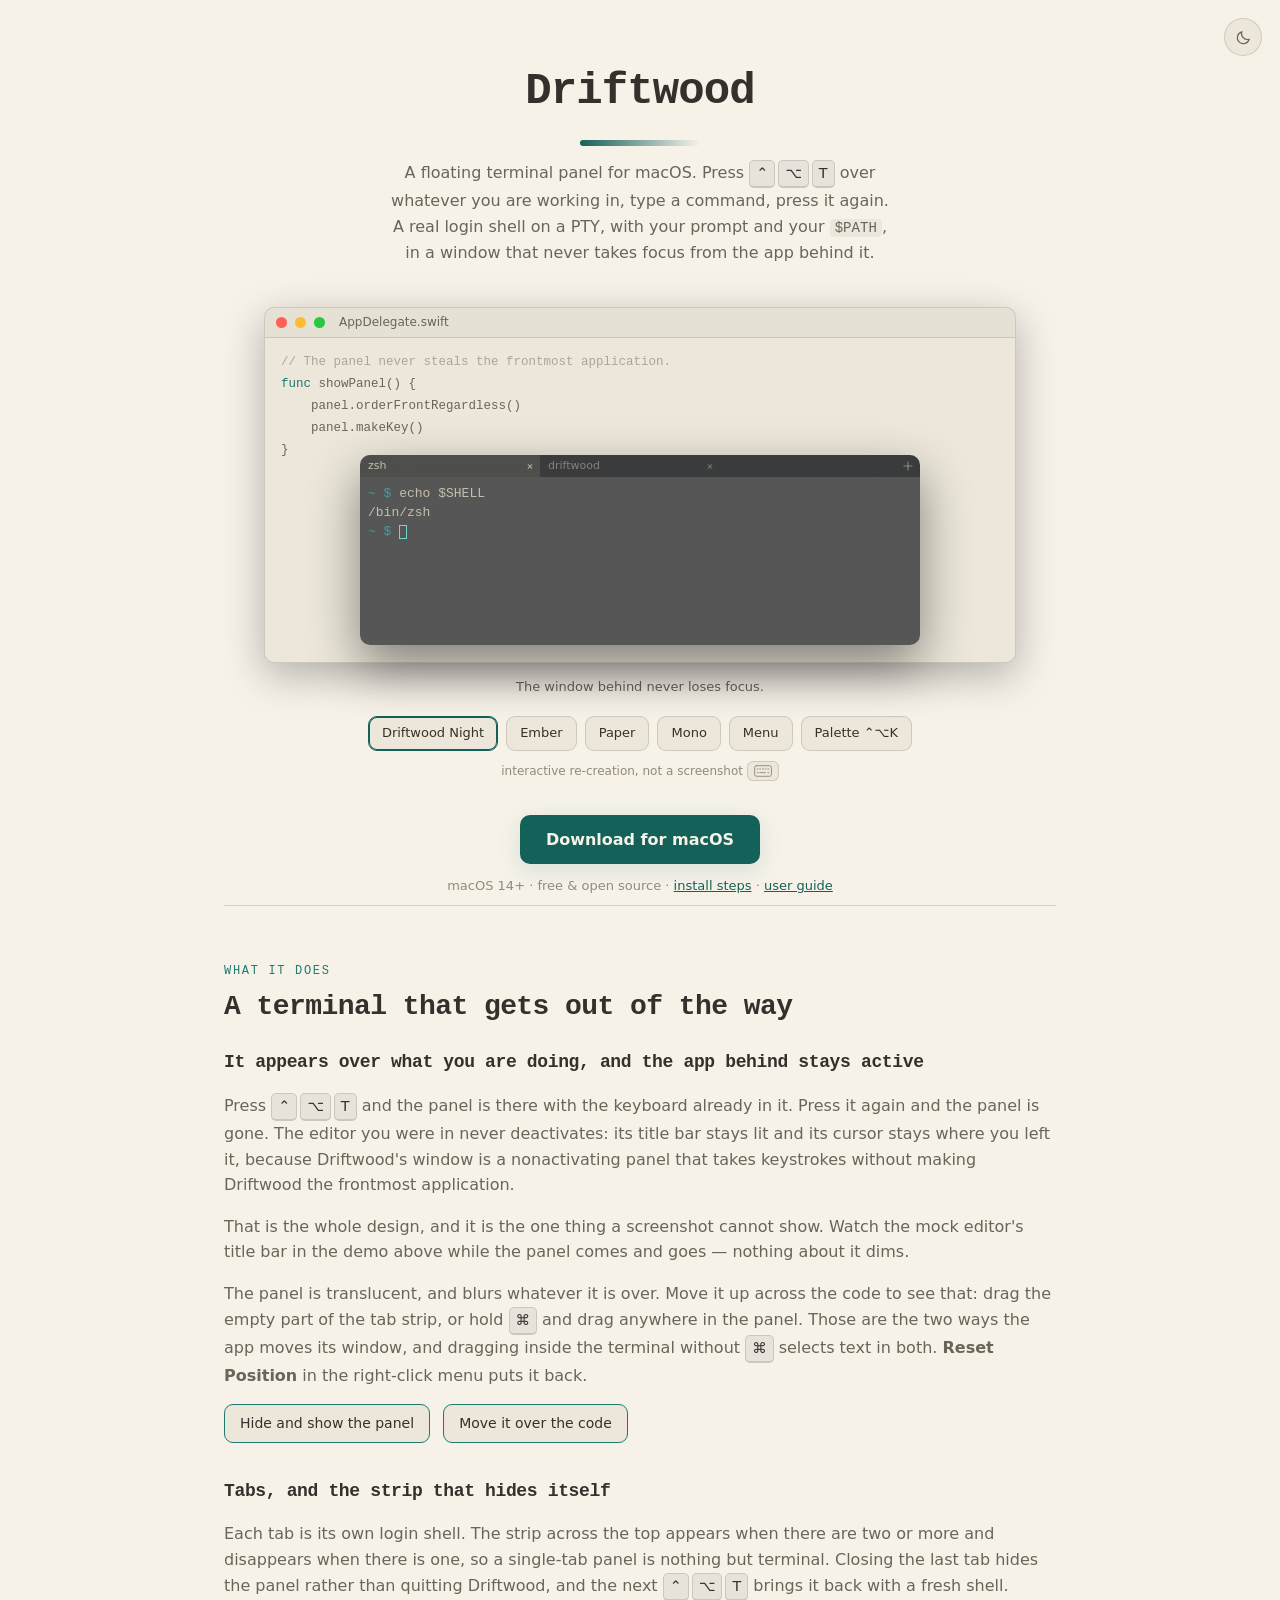
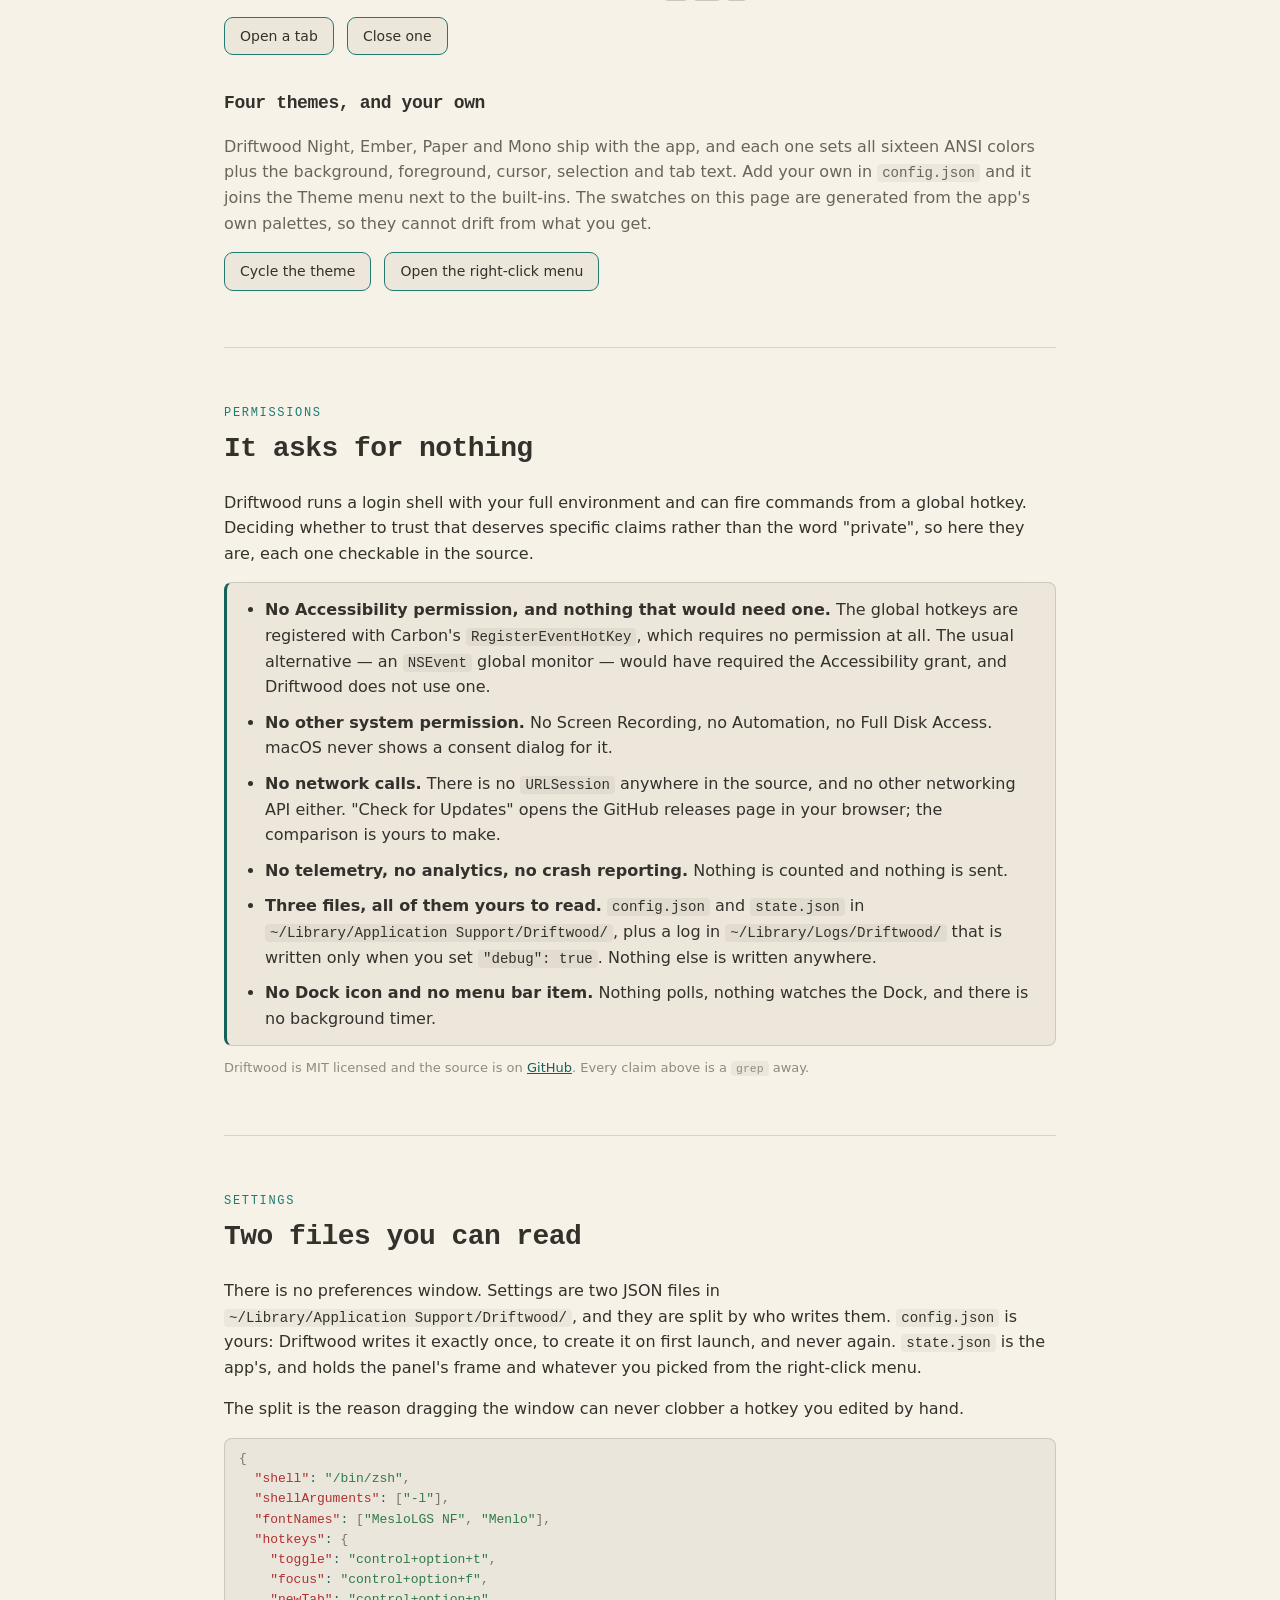
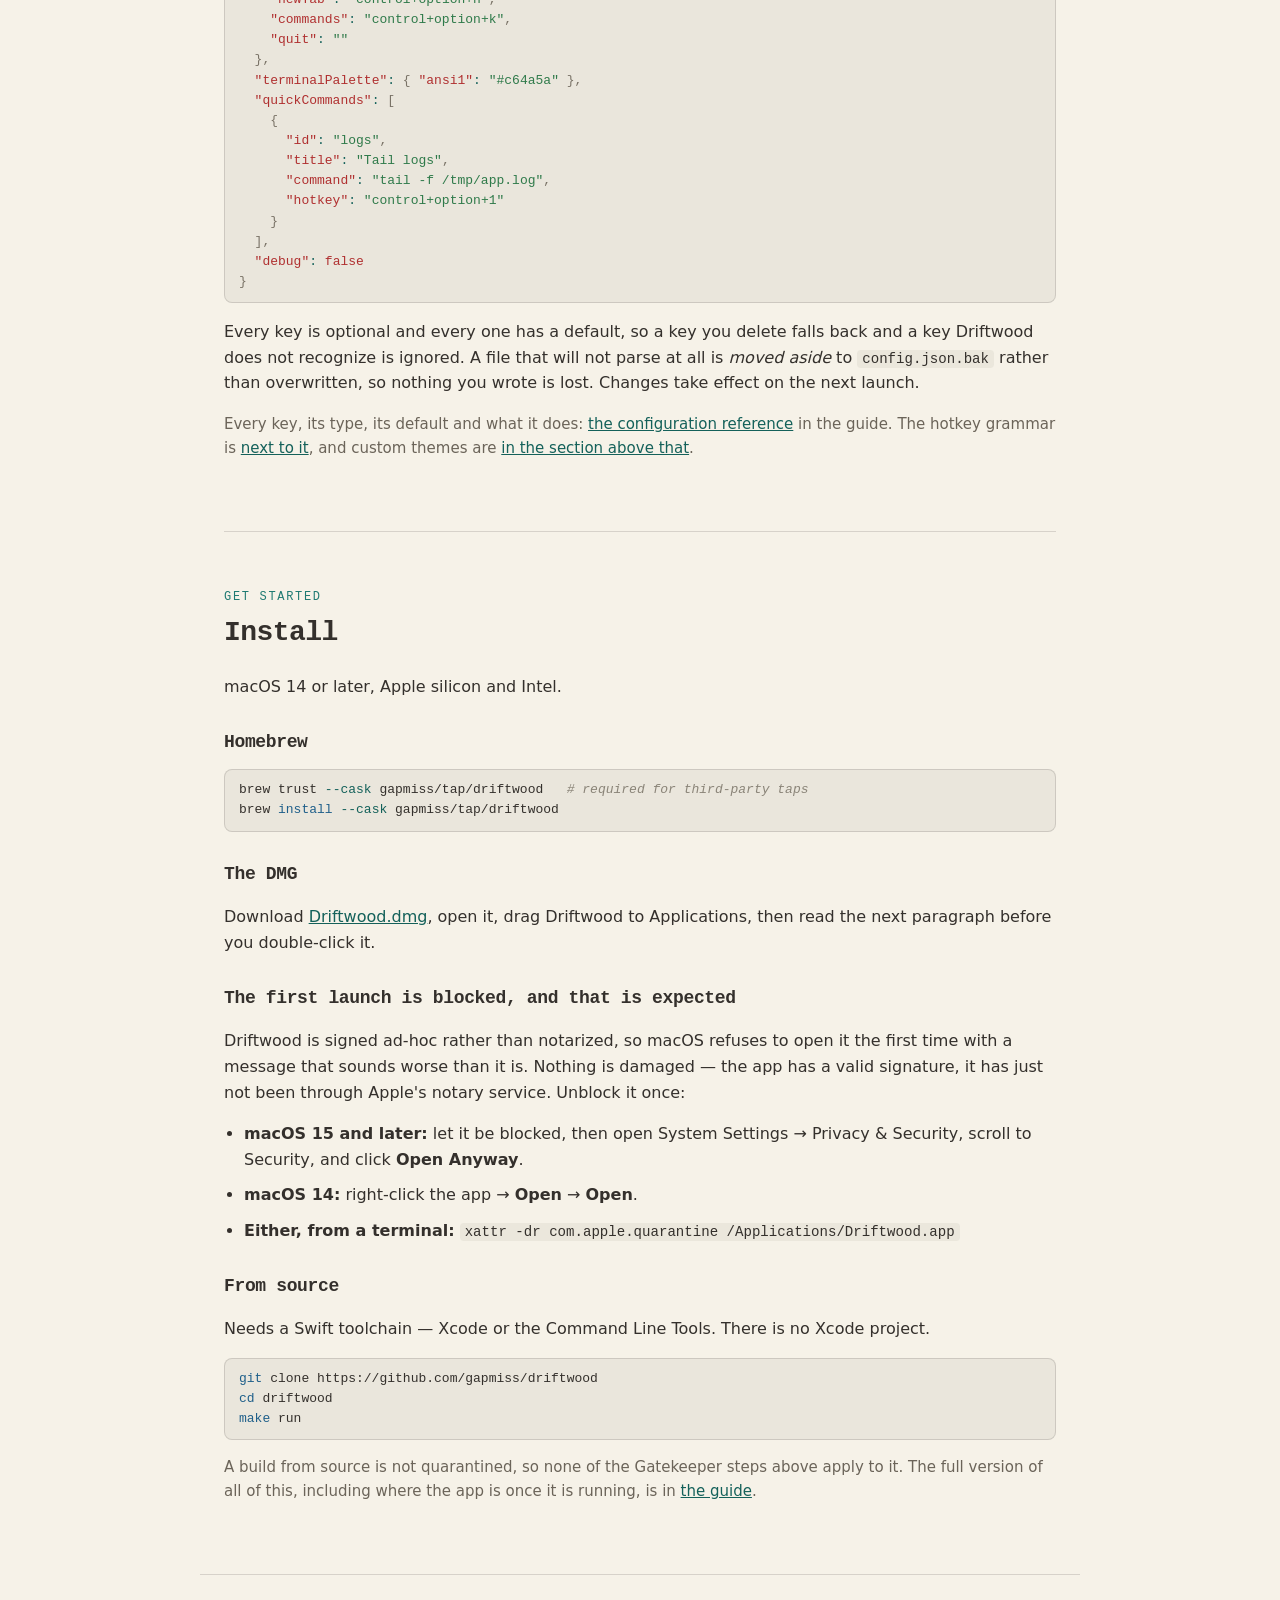
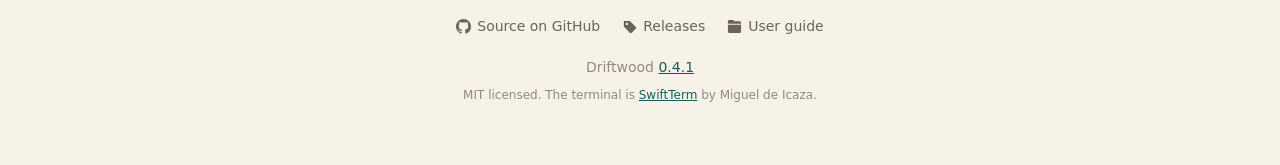
<file: docs/index.html>
<!doctype html>
<html lang="en">
<head>
  <meta charset="utf-8">
  <meta name="viewport" content="width=device-width, initial-scale=1">
  <title>Driftwood - a floating terminal panel for macOS</title>
  <meta name="description"
        content="A borderless, blurred, always-on-top terminal panel for macOS. Press Control-Option-T over whatever you are working in, type a command, press it again. No Dock icon, no permissions, no network calls.">
  <script>
    // Apply a saved mode before the stylesheet loads, so there's no flash.
    try {
      var mode = localStorage.getItem("driftwood-mode");
      if (mode === "light" || mode === "dark") {
        document.documentElement.dataset.theme = mode;
      }
    } catch (e) {}
  </script>
  <link rel="icon" href="favicon.svg" type="image/svg+xml">
  <link rel="icon" href="favicon.png" type="image/png" sizes="32x32">
  <link rel="apple-touch-icon" href="apple-touch-icon.png">
  <meta property="og:title" content="Driftwood — a floating terminal panel for macOS">
  <meta property="og:description"
        content="Press ⌃⌥T over whatever you are working in, type a command, press it again. The app behind never loses focus.">
  <meta property="og:image" content="og-image.png">
  <meta property="og:type" content="website">
  <meta name="twitter:card" content="summary_large_image">
  <link rel="stylesheet" href="style.css">
  <link rel="stylesheet" href="panel.css">
  <link rel="stylesheet" href="prism-driftwood.css">
</head>
<body>
<a class="skip" href="#what-it-does">Skip the demo</a>
<button class="mode-toggle" id="mode-toggle" aria-label="Toggle light/dark mode"></button>
<main>

  <header class="hero">
    <h1>Driftwood</h1>
    <p class="tagline">
      A floating terminal panel for macOS. Press <span class="keys"><kbd>&#x2303;</kbd><kbd>&#x2325;</kbd><kbd>T</kbd></span>
      over whatever you are working in, type a command, press it again.
      A real login shell on a PTY, with your prompt and your <code>$PATH</code>,
      in a window that never takes focus from the app behind it.
    </p>

    <!-- The stage: a mock editor window, with the re-created Driftwood panel
         floating over it. The editor's title bar stays *active* the whole time
         the panel has the keyboard — that is the one thing about this app a
         screenshot cannot show, and the reason it is the hero.

         The markup is written out here rather than built by driftwood.js, so
         the hero still shows what Driftwood looks like with scripting off.
         Step 4 makes these same nodes interactive; it does not replace them.
         The one thing that needs JavaScript is color: the --dw-* properties
         come from themes.js, which is generated from the app's own palettes,
         and hardcoding a fallback set here would be the hand-copied palette
         that arrangement exists to avoid. -->
    <div class="stage" id="stage">

      <div class="editor" id="editor" aria-hidden="true">
        <div class="editor-bar">
          <span class="editor-dot red"></span>
          <span class="editor-dot amber"></span>
          <span class="editor-dot green"></span>
          <span class="editor-title">AppDelegate.swift</span>
        </div>
        <div class="editor-body"><span class="c">// The panel never steals the frontmost application.</span>
<span class="k">func</span> showPanel() {
    panel.orderFrontRegardless()
    panel.makeKey()
}</div>
      </div>

      <div class="dw-panel" id="panel">

        <!-- Real buttons, in the markup rather than built by script, so the
             strip is the same shape with scripting on and off. driftwood.js
             re-renders this list from its tab model; it does not change the
             structure. -->
        <div class="dw-tabs" id="tabs">
          <div class="dw-tab is-active">
            <button type="button" class="dw-tab-btn">zsh</button>
            <button type="button" class="dw-close" aria-label="Close zsh"></button>
          </div>
          <div class="dw-tab">
            <button type="button" class="dw-tab-btn">driftwood</button>
            <button type="button" class="dw-close" aria-label="Close driftwood"></button>
          </div>
          <!-- The strip the tabs may never take: the window's drag handle,
               kept between the last tab and the "+". -->
          <div class="dw-drag-gap" aria-hidden="true"></div>
          <button type="button" class="dw-newtab" id="newtab" aria-label="New tab"></button>
        </div>

        <div class="dw-term" id="term">
          <!-- Everything the shell has printed. A log region, so a screen
               reader announces output as it arrives rather than only on
               focus. -->
          <div id="out" role="log" aria-live="polite" aria-label="Demo shell output">
            <p class="dw-line"><span class="dw-prompt">~ $</span> echo $SHELL</p>
            <p class="dw-line">/bin/zsh</p>
          </div>

          <!-- The prompt. The <input> sits invisibly on top of this line and
               takes the keystrokes; .dw-typed mirrors its value so the text
               is drawn in the terminal's own font and color, and the block
               cursor is ours rather than the browser's caret. -->
          <!-- No stray whitespace inside this element. .dw-line is pre-wrap,
               so a newline and an indent in the source render as a line break
               and a leading indent in the terminal. -->
          <p class="dw-line dw-inputline"><span class="dw-prompt">~ $</span> <span class="dw-typed" id="typed"></span><span class="dw-cursor" id="cursor" aria-hidden="true"></span><input id="input" class="dw-input" type="text" autocomplete="off" autocapitalize="off" autocorrect="off" spellcheck="false" maxlength="200" aria-label="Demo shell input"></p>
        </div>
      </div>

      <!-- Shown only once the last tab is closed, which hides the panel the
           way the app does. The app leaves nothing on screen at that point —
           ⌃⌥T is the only way back — but a web page cannot assume the visitor
           read the shortcut list, so this names the key and carries a button
           that does the same thing. -->
      <div class="stage-hint" id="stage-hint" hidden>
        <span>The panel is hidden, the way closing the last tab hides it.</span>
        <button type="button" class="chip" id="stage-hint-btn">Press <span class="keys"><kbd>&#x2303;</kbd><kbd>&#x2325;</kbd><kbd>T</kbd></span></button>
      </div>

      <!-- The right-click menu and the command palette are built by
           driftwood.js rather than written out here. Unlike the panel, they
           have no meaningful state with scripting off: a menu that cannot open
           and a palette that cannot filter would be dead chrome sitting on top
           of the hero, not a picture of anything. -->

    </div>

    <p class="stage-caption">The window behind never loses focus.</p>

    <div class="chips" id="chips"><!-- theme, menu and palette chips: driftwood.js --></div>
    <p class="chips-hint">
      interactive re-creation, not a screenshot
      <span class="keyhint-wrap">
        <!-- An inline SVG rather than the ⌨ character, which has no glyph in
             the system UI font and draws as an empty box. -->
        <button type="button" class="keyhint" id="keyhint" aria-expanded="false"
                aria-controls="keyhint-list" aria-label="Keyboard shortcuts">
          <svg viewBox="0 0 20 13" aria-hidden="true">
            <rect x="0.6" y="0.6" width="18.8" height="11.8" rx="2.2"/>
            <path d="M3.4 4.3h1M6.4 4.3h1M9.4 4.3h1M12.4 4.3h1M15.4 4.3h1M3.4 8.3h1M6.4 8.3h6.2M15.4 8.3h1"/>
          </svg>
        </button>
        <span class="keyhint-list" id="keyhint-list">
          <span><span class="keys"><kbd>&#x2303;</kbd><kbd>&#x2325;</kbd><kbd>T</kbd></span> hide and show the panel</span>
          <span><span class="keys"><kbd>&#x2303;</kbd><kbd>&#x2325;</kbd><kbd>K</kbd></span> quick-command palette</span>
          <span><span class="keys"><kbd>&#x2303;</kbd><kbd>&#x2325;</kbd><kbd>N</kbd></span> new tab</span>
          <span><span class="keys"><kbd>&#x2303;</kbd><kbd>&#x2325;</kbd><kbd>1</kbd></span> /
            <span class="keys"><kbd>&#x2303;</kbd><kbd>&#x2325;</kbd><kbd>2</kbd></span> the sample commands</span>
          <span class="keyhint-note">Drag the empty part of the tab strip, or hold
            <span class="keys"><kbd>&#x2318;</kbd></span> and drag anywhere in the panel, to move it
            over the editor.</span>
          <span class="keyhint-note">In the app, <span class="keys"><kbd>&#x2318;</kbd><kbd>T</kbd></span> and
            <span class="keys"><kbd>&#x2318;</kbd><kbd>W</kbd></span> also open and close a tab. This page cannot
            use them: a browser keeps both for its own tabs and will not hand them to a page.</span>
        </span>
      </span>
    </p>

    <div class="cta">
      <a class="download" href="https://github.com/gapmiss/driftwood/releases/latest/download/Driftwood.dmg">
        Download for macOS
      </a>
      <p class="fineprint">
        macOS 14+ &middot; free &amp; open source &middot;
        <a href="#install">install steps</a> &middot;
        <a href="guide.html">user guide</a>
      </p>
    </div>
  </header>

  <!-- ================================================================== -->
  <section id="what-it-does">
    <p class="kicker">What it does</p>
    <h2>A terminal that gets out of the way</h2>

    <!-- Each demo drives the hero above rather than describing it. The buttons
         start hidden and driftwood.js unhides them, so with scripting off this
         section is prose with no dead controls in it. -->
    <div class="demos">

      <div class="demo">
        <h3>It appears over what you are doing, and the app behind stays active</h3>
        <p>Press <span class="keys"><kbd>&#x2303;</kbd><kbd>&#x2325;</kbd><kbd>T</kbd></span> and the panel is
          there with the keyboard already in it. Press it again and the panel is gone. The editor you
          were in never deactivates: its title bar stays lit and its cursor stays where you left it,
          because Driftwood's window is a nonactivating panel that takes keystrokes without making
          Driftwood the frontmost application.</p>
        <p>That is the whole design, and it is the one thing a screenshot cannot show. Watch the mock
          editor's title bar in the demo above while the panel comes and goes — nothing about it dims.</p>
        <p>The panel is translucent, and blurs whatever it is over. Move it up across the code to see
          that: drag the empty part of the tab strip, or hold
          <span class="keys"><kbd>&#x2318;</kbd></span> and drag anywhere in the panel. Those are the
          two ways the app moves its window, and dragging inside the terminal without
          <span class="keys"><kbd>&#x2318;</kbd></span> selects text in both. <strong>Reset
          Position</strong> in the right-click menu puts it back.</p>
        <button type="button" class="demo-btn" data-demo="toggle" hidden>Hide and show the panel</button>
        <button type="button" class="demo-btn" data-demo="move" hidden>Move it over the code</button>
      </div>

      <div class="demo">
        <h3>Tabs, and the strip that hides itself</h3>
        <p>Each tab is its own login shell. The strip across the top appears when there are two or more
          and disappears when there is one, so a single-tab panel is nothing but terminal. Closing the
          last tab hides the panel rather than quitting Driftwood, and the next
          <span class="keys"><kbd>&#x2303;</kbd><kbd>&#x2325;</kbd><kbd>T</kbd></span> brings it back with a
          fresh shell.</p>
        <button type="button" class="demo-btn" data-demo="tab" hidden>Open a tab</button>
        <button type="button" class="demo-btn" data-demo="close-tab" hidden>Close one</button>
      </div>

      <div class="demo">
        <h3>Four themes, and your own</h3>
        <p>Driftwood Night, Ember, Paper and Mono ship with the app, and each one sets all sixteen ANSI
          colors plus the background, foreground, cursor, selection and tab text. Add your own in
          <code>config.json</code> and it joins the Theme menu next to the built-ins. The swatches on
          this page are generated from the app's own palettes, so they cannot drift from what you get.</p>
        <button type="button" class="demo-btn" data-demo="theme" hidden>Cycle the theme</button>
        <button type="button" class="demo-btn" data-demo="menu" hidden>Open the right-click menu</button>
      </div>

    </div>
  </section>

  <!-- ================================================================== -->
  <section id="privacy">
    <p class="kicker">Permissions</p>
    <h2>It asks for nothing</h2>

    <p>Driftwood runs a login shell with your full environment and can fire commands from a global
       hotkey. Deciding whether to trust that deserves specific claims rather than the word
       "private", so here they are, each one checkable in the source.</p>

    <div class="callout">
      <ul class="claims">
        <li><strong>No Accessibility permission, and nothing that would need one.</strong> The global
          hotkeys are registered with Carbon's <code>RegisterEventHotKey</code>, which requires no
          permission at all. The usual alternative — an <code>NSEvent</code> global monitor — would
          have required the Accessibility grant, and Driftwood does not use one.</li>
        <li><strong>No other system permission.</strong> No Screen Recording, no Automation, no Full
          Disk Access. macOS never shows a consent dialog for it.</li>
        <li><strong>No network calls.</strong> There is no <code>URLSession</code> anywhere in the
          source, and no other networking API either. "Check for Updates" opens the GitHub releases
          page in your browser; the comparison is yours to make.</li>
        <li><strong>No telemetry, no analytics, no crash reporting.</strong> Nothing is counted and
          nothing is sent.</li>
        <li><strong>Three files, all of them yours to read.</strong>
          <code>config.json</code> and <code>state.json</code> in
          <code>~/Library/Application&nbsp;Support/Driftwood/</code>, plus a log in
          <code>~/Library/Logs/Driftwood/</code> that is written only when you set
          <code>"debug": true</code>. Nothing else is written anywhere.</li>
        <li><strong>No Dock icon and no menu bar item.</strong> Nothing polls, nothing watches the
          Dock, and there is no background timer.</li>
      </ul>
    </div>

    <p class="fineprint">Driftwood is MIT licensed and the source is on
      <a href="https://github.com/gapmiss/driftwood">GitHub</a>. Every claim above is a
      <code>grep</code> away.</p>
  </section>

  <!-- ================================================================== -->
  <section id="settings">
    <p class="kicker">Settings</p>
    <h2>Two files you can read</h2>

    <p>There is no preferences window. Settings are two JSON files in
       <code>~/Library/Application&nbsp;Support/Driftwood/</code>, and they are split by who writes
       them. <code>config.json</code> is yours: Driftwood writes it exactly once, to create it on
       first launch, and never again. <code>state.json</code> is the app's, and holds the panel's
       frame and whatever you picked from the right-click menu.</p>

    <p>The split is the reason dragging the window can never clobber a hotkey you edited by hand.</p>

    <pre><code class="language-json">{
  "shell": "/bin/zsh",
  "shellArguments": ["-l"],
  "fontNames": ["MesloLGS NF", "Menlo"],
  "hotkeys": {
    "toggle": "control+option+t",
    "focus": "control+option+f",
    "newTab": "control+option+n",
    "commands": "control+option+k",
    "quit": ""
  },
  "terminalPalette": { "ansi1": "#c64a5a" },
  "quickCommands": [
    {
      "id": "logs",
      "title": "Tail logs",
      "command": "tail -f /tmp/app.log",
      "hotkey": "control+option+1"
    }
  ],
  "debug": false
}</code></pre>

    <p>Every key is optional and every one has a default, so a key you delete falls back and a key
       Driftwood does not recognize is ignored. A file that will not parse at all is <em>moved
       aside</em> to <code>config.json.bak</code> rather than overwritten, so nothing you wrote is
       lost. Changes take effect on the next launch.</p>

    <p class="build-note">Every key, its type, its default and what it does:
       <a href="guide.html#configuration">the configuration reference</a> in the guide. The hotkey
       grammar is <a href="guide.html#hotkeys">next to it</a>, and custom themes are
       <a href="guide.html#themes">in the section above that</a>.</p>
  </section>

  <!-- ================================================================== -->
  <section id="install">
    <p class="kicker">Get started</p>
    <h2>Install</h2>

    <p>macOS 14 or later, Apple silicon and Intel.</p>

    <!-- guide.html carries the same two lines. Change them together. -->
    <h3>Homebrew</h3>
    <pre><code class="language-bash">brew trust --cask gapmiss/tap/driftwood   # required for third-party taps
brew install --cask gapmiss/tap/driftwood</code></pre>

    <h3>The DMG</h3>
    <p>Download
      <a href="https://github.com/gapmiss/driftwood/releases/latest/download/Driftwood.dmg">Driftwood.dmg</a>,
      open it, drag Driftwood to Applications, then read the next paragraph before you
      double-click it.</p>

    <h3>The first launch is blocked, and that is expected</h3>
    <p>Driftwood is signed ad-hoc rather than notarized, so macOS refuses to open it the first time
       with a message that sounds worse than it is. Nothing is damaged — the app has a valid
       signature, it has just not been through Apple's notary service. Unblock it once:</p>
    <ul class="claims">
      <li><strong>macOS 15 and later:</strong> let it be blocked, then open System Settings &rarr;
        Privacy &amp; Security, scroll to Security, and click <strong>Open Anyway</strong>.</li>
      <li><strong>macOS 14:</strong> right-click the app &rarr; <strong>Open</strong> &rarr;
        <strong>Open</strong>.</li>
      <li><strong>Either, from a terminal:</strong>
        <code>xattr -dr com.apple.quarantine /Applications/Driftwood.app</code></li>
    </ul>

    <h3>From source</h3>
    <p>Needs a Swift toolchain — Xcode or the Command Line Tools. There is no Xcode project.</p>
    <pre><code class="language-bash">git clone https://github.com/gapmiss/driftwood
cd driftwood
make run</code></pre>
    <p class="build-note">A build from source is not quarantined, so none of the Gatekeeper steps
       above apply to it. The full version of all of this, including where the app is once it is
       running, is in <a href="guide.html#getting-started">the guide</a>.</p>
  </section>

</main>

<footer>
  <nav class="footer-links">
    <a href="https://github.com/gapmiss/driftwood">
      <svg viewBox="0 0 16 16" aria-hidden="true"><path d="M8 0C3.58 0 0 3.58 0 8c0 3.54 2.29 6.53 5.47 7.59.4.07.55-.17.55-.38 0-.19-.01-.82-.01-1.49-2.01.37-2.53-.49-2.69-.94-.09-.23-.48-.94-.82-1.13-.28-.15-.68-.52-.01-.53.63-.01 1.08.58 1.23.82.72 1.21 1.87.87 2.33.66.07-.52.28-.87.51-1.07-1.78-.2-3.64-.89-3.64-3.95 0-.87.31-1.59.82-2.15-.08-.2-.36-1.02.08-2.12 0 0 .67-.21 2.2.82.64-.18 1.32-.27 2-.27s1.36.09 2 .27c1.53-1.04 2.2-.82 2.2-.82.44 1.1.16 1.92.08 2.12.51.56.82 1.27.82 2.15 0 3.07-1.87 3.75-3.65 3.95.29.25.54.73.54 1.48 0 1.07-.01 1.93-.01 2.2 0 .21.15.46.55.38A8.01 8.01 0 0 0 16 8c0-4.42-3.58-8-8-8z"/></svg>
      Source on GitHub
    </a>
    <a href="https://github.com/gapmiss/driftwood/releases">
      <svg viewBox="0 0 16 16" aria-hidden="true"><path fill-rule="evenodd" d="M2 2h5.6c.4 0 .78.16 1.06.44l5.9 5.9a1.5 1.5 0 0 1 0 2.12l-4.1 4.1a1.5 1.5 0 0 1-2.12 0l-5.9-5.9A1.5 1.5 0 0 1 2 7.6V2zm3.25 4.5a1.25 1.25 0 1 0 0-2.5 1.25 1.25 0 0 0 0 2.5z"/></svg>
      Releases
    </a>
    <a href="guide.html">
      <svg viewBox="0 0 16 16" aria-hidden="true"><path d="M1 2.5A1.5 1.5 0 0 1 2.5 1h3.38a1.5 1.5 0 0 1 1.06.44l.56.56a1.5 1.5 0 0 0 1.06.44H13.5A1.5 1.5 0 0 1 15 3.94V5H1zM1 6h14v7.5a1.5 1.5 0 0 1-1.5 1.5h-11A1.5 1.5 0 0 1 1 13.5z"/></svg>
      User guide
    </a>
  </nav>
  <p class="version">
    Driftwood <a href="https://github.com/gapmiss/driftwood/releases/latest">0.4.1</a>
  </p>
  <p class="legal">
    MIT licensed. The terminal is
    <a href="https://github.com/migueldeicaza/SwiftTerm">SwiftTerm</a> by Miguel de Icaza.
  </p>
</footer>

<script src="themes.js"></script>
<script src="driftwood.js"></script>
<script src="mode.js"></script>
<script src="prism.min.js"></script>
<script src="prism-bash.min.js"></script>
<script src="prism-json.min.js"></script>
<script src="copy-code.js"></script>
</body>
</html>
</file>
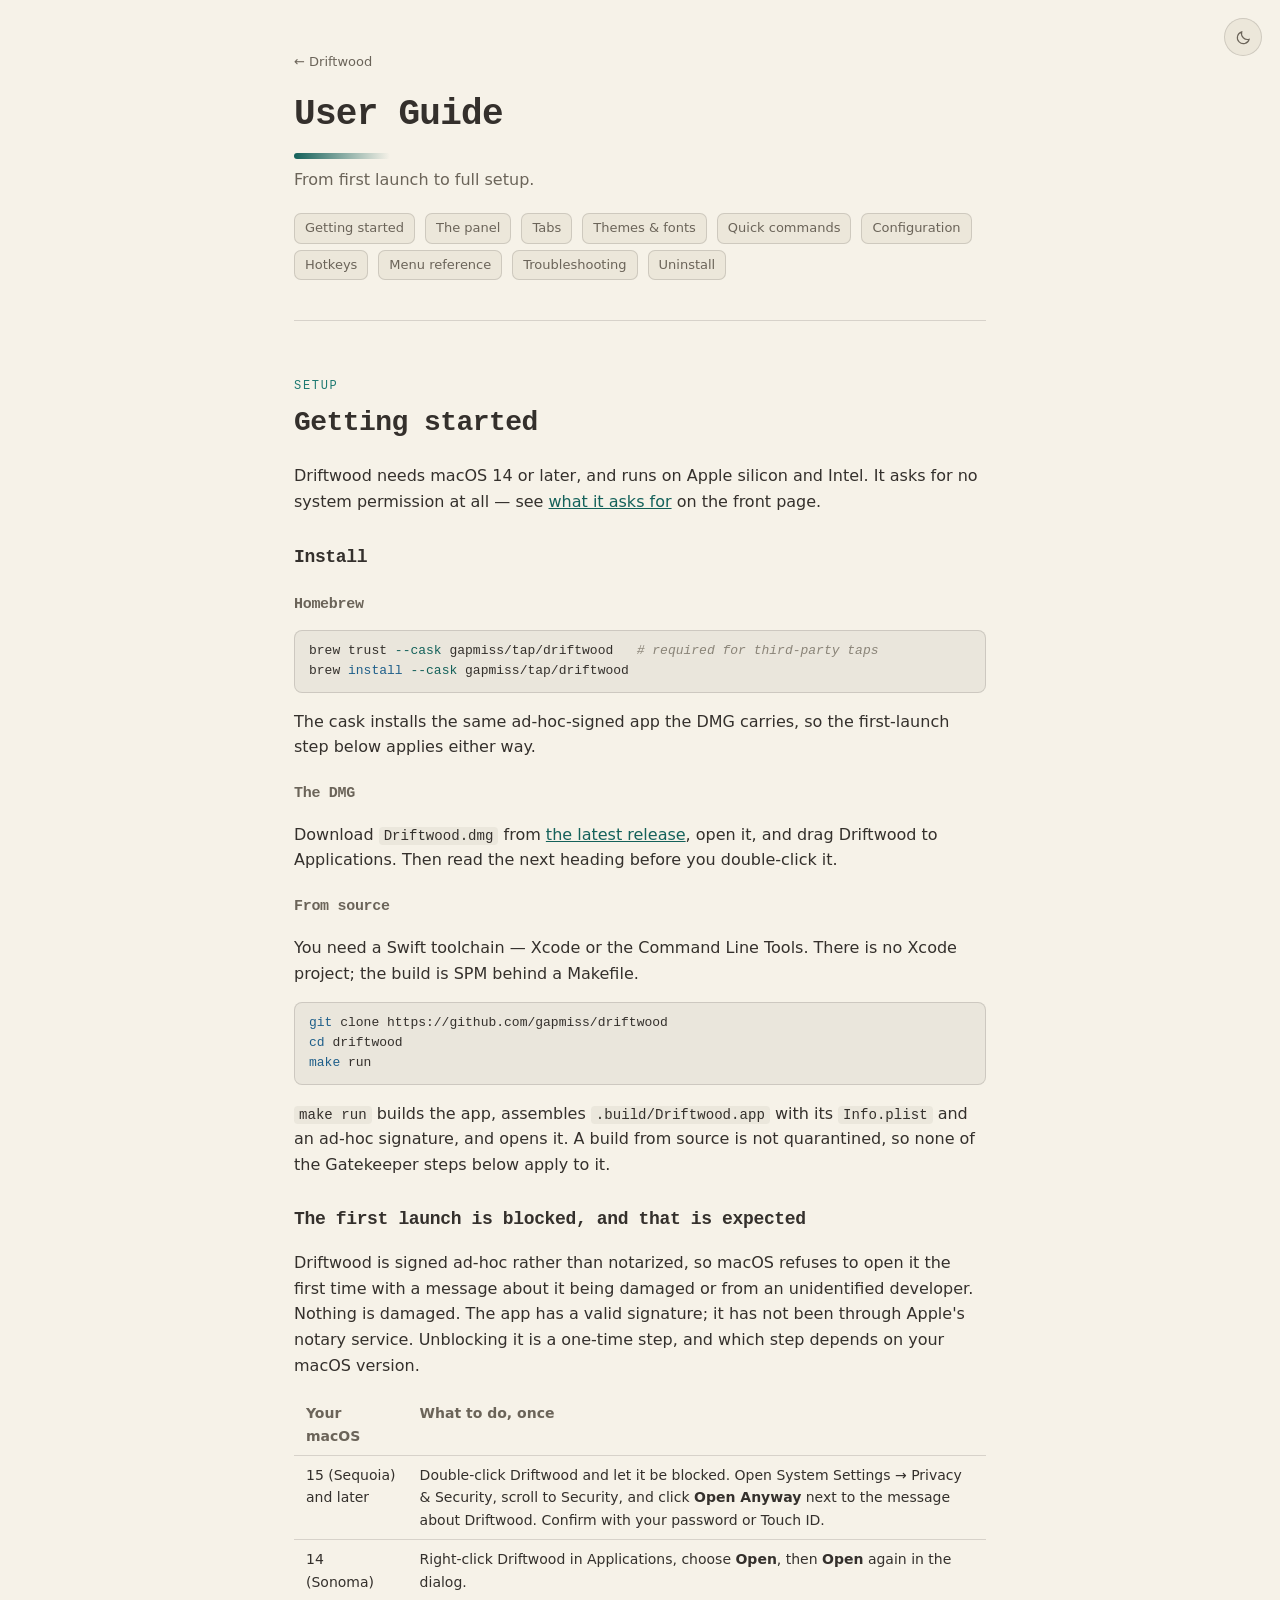
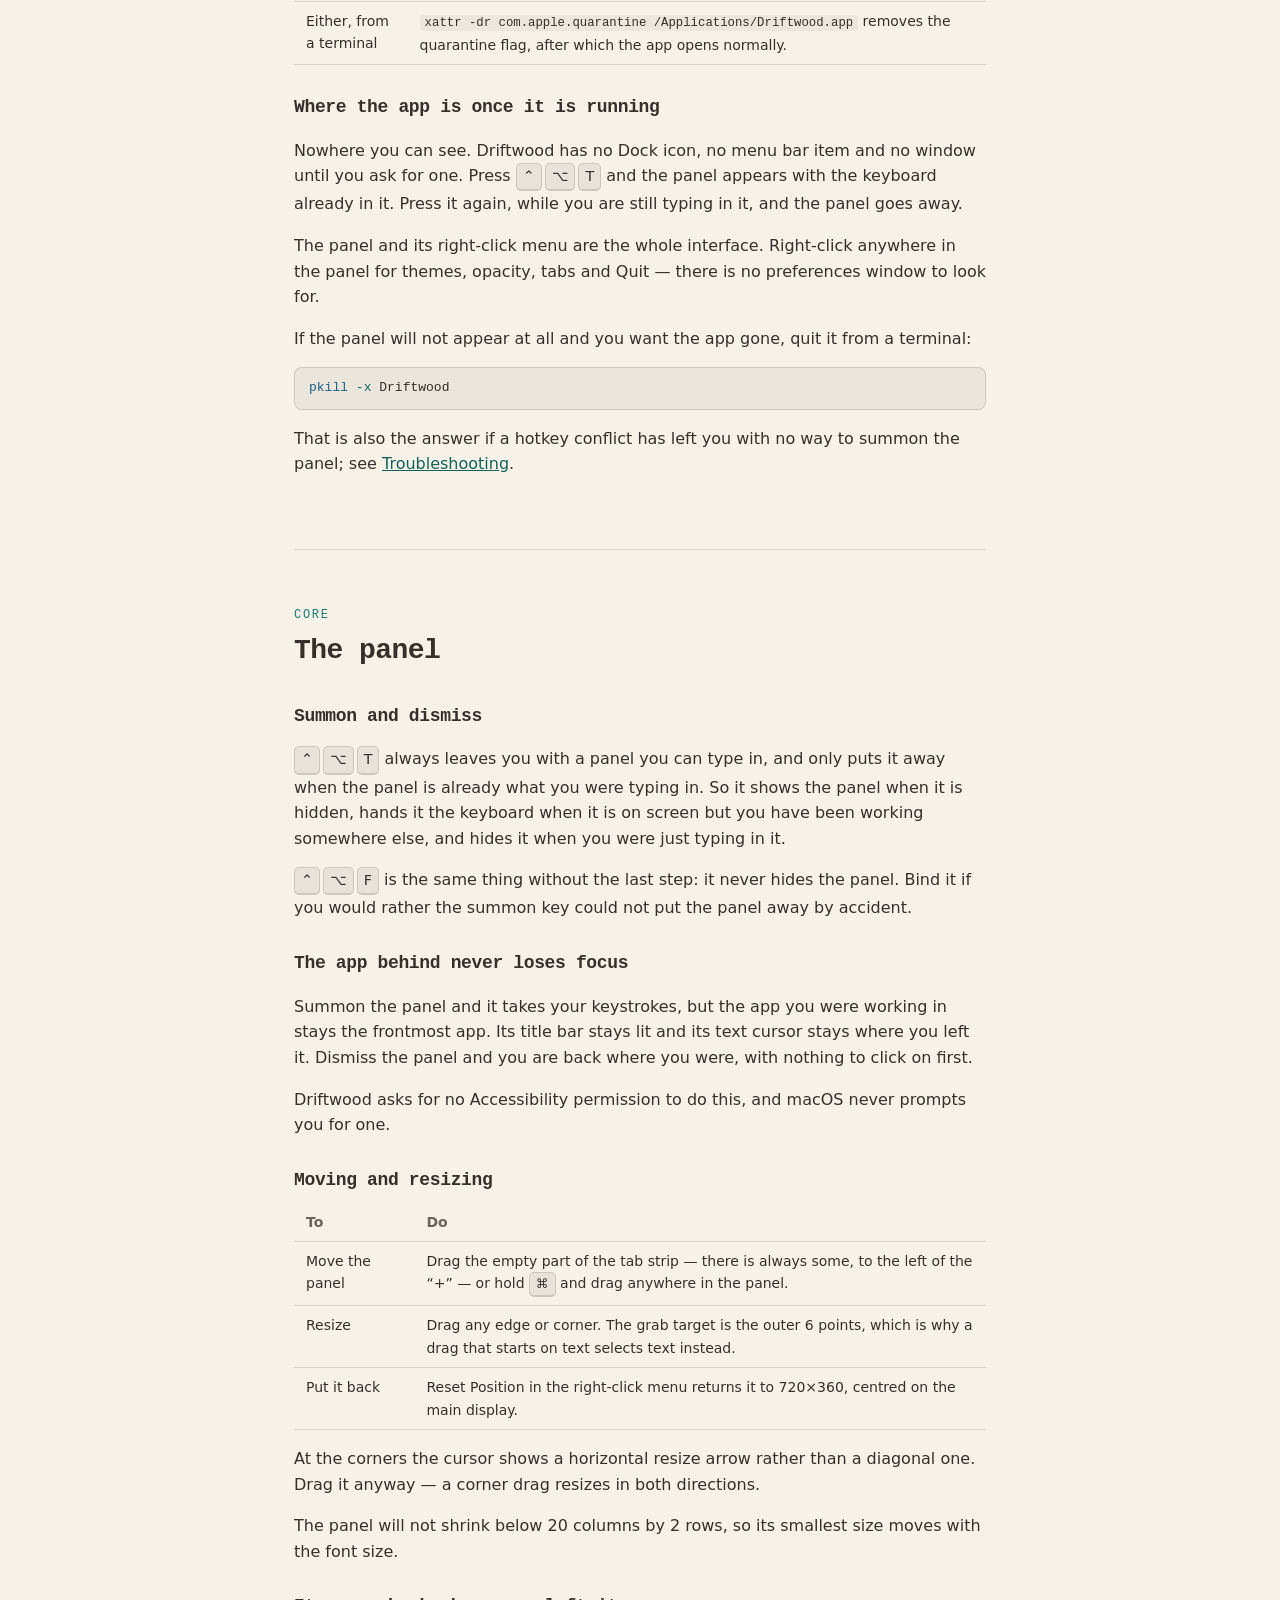
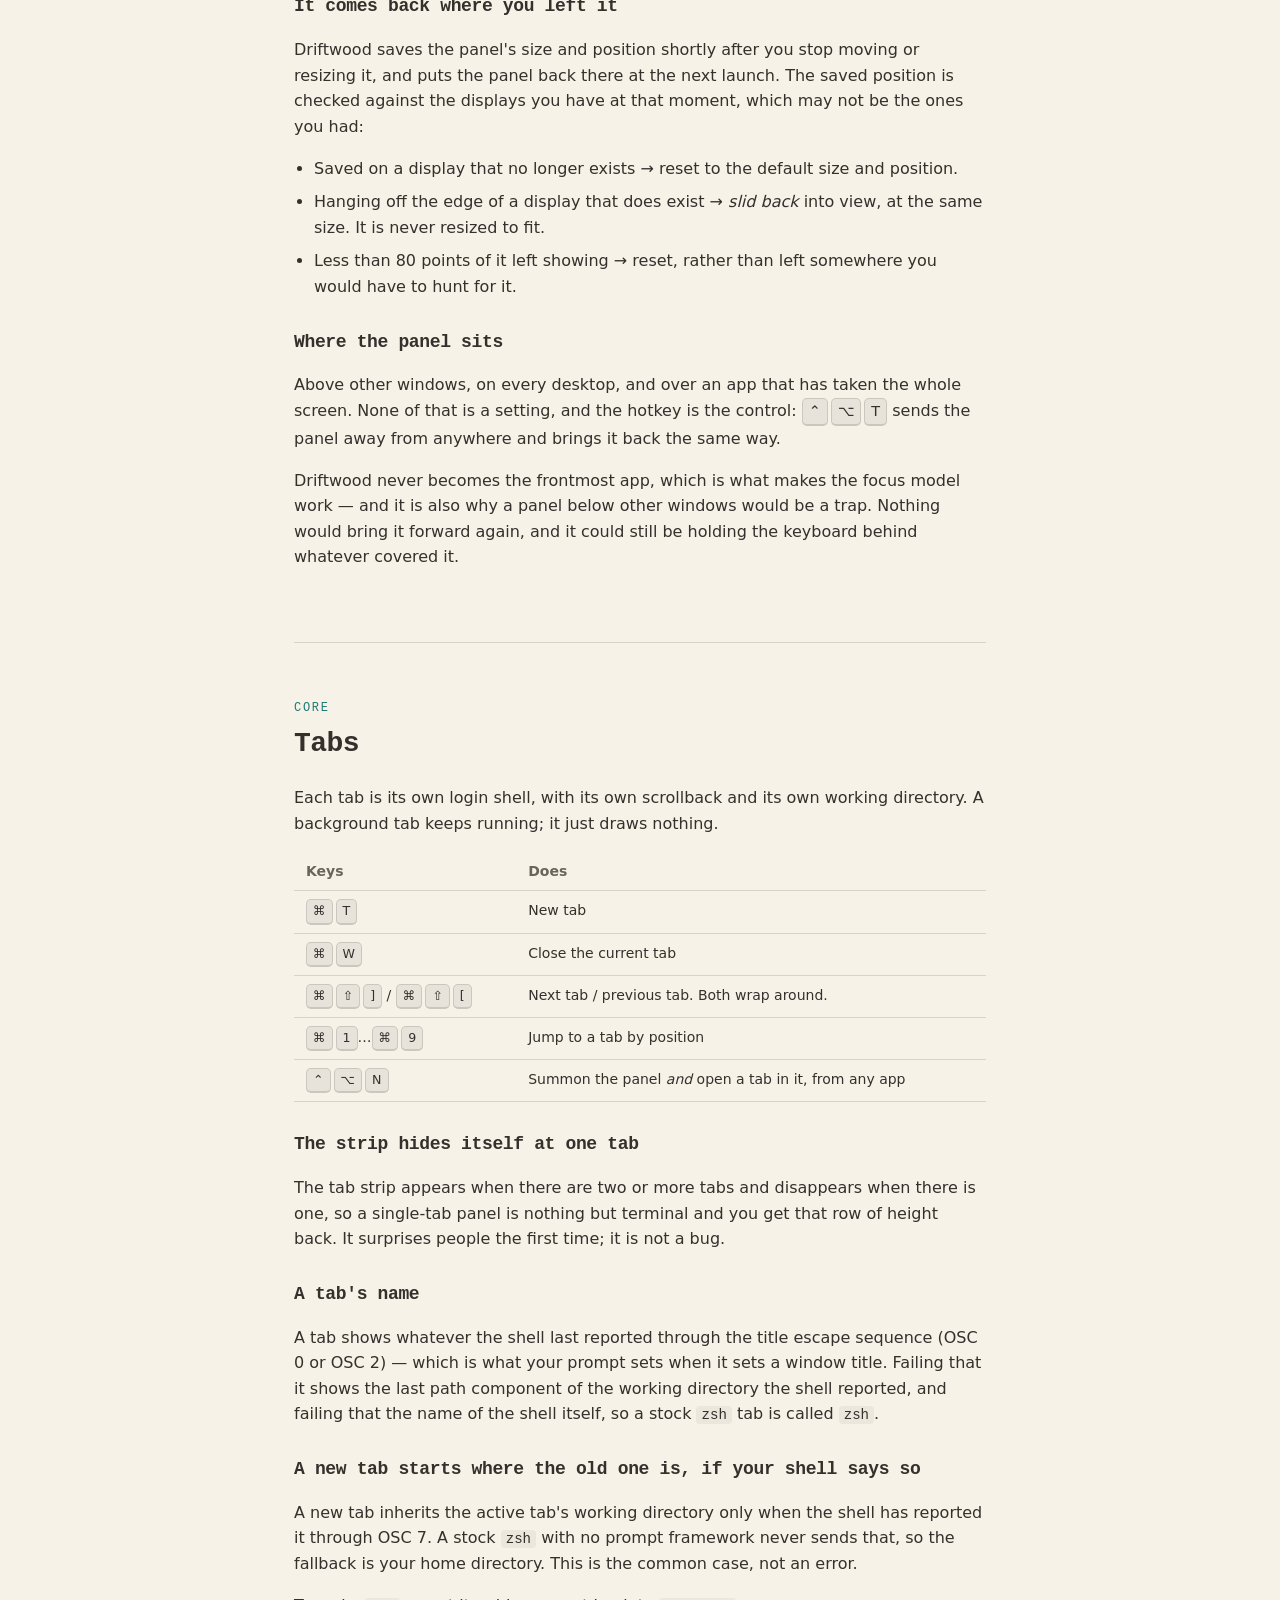
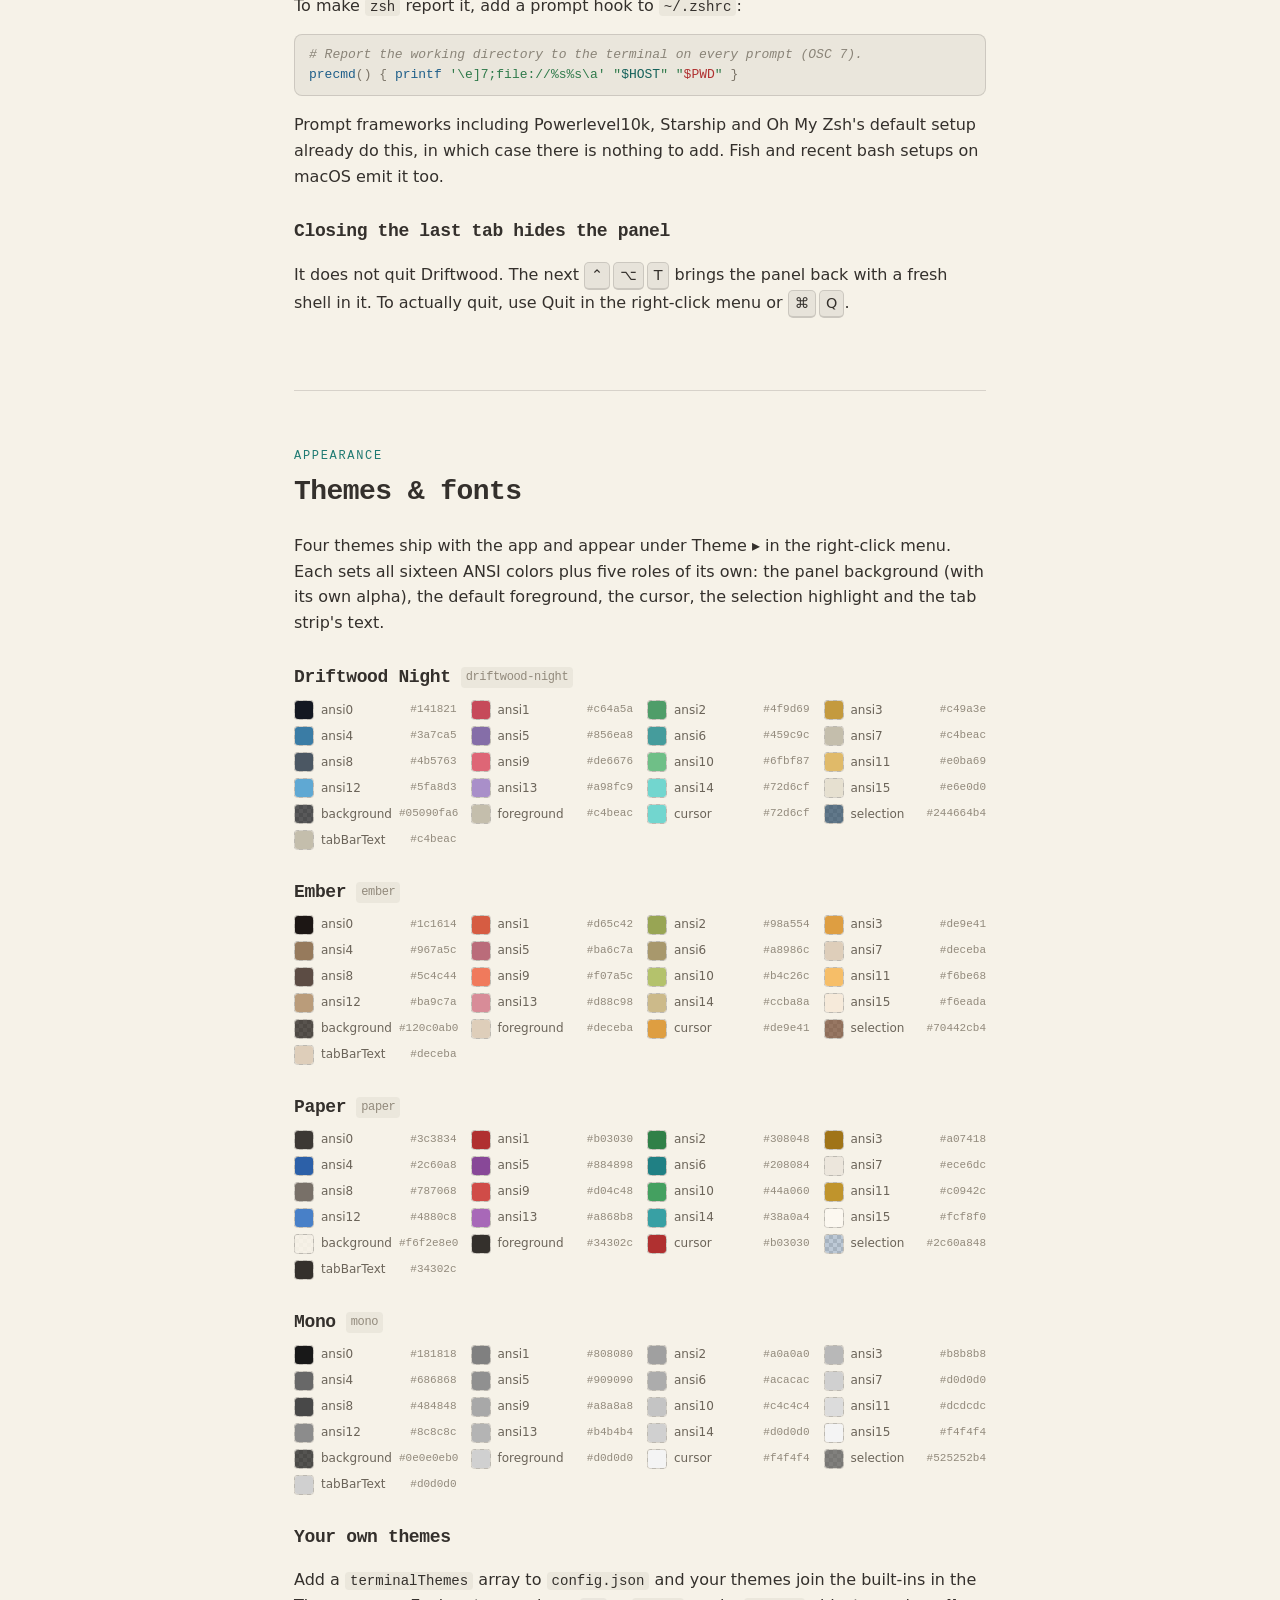
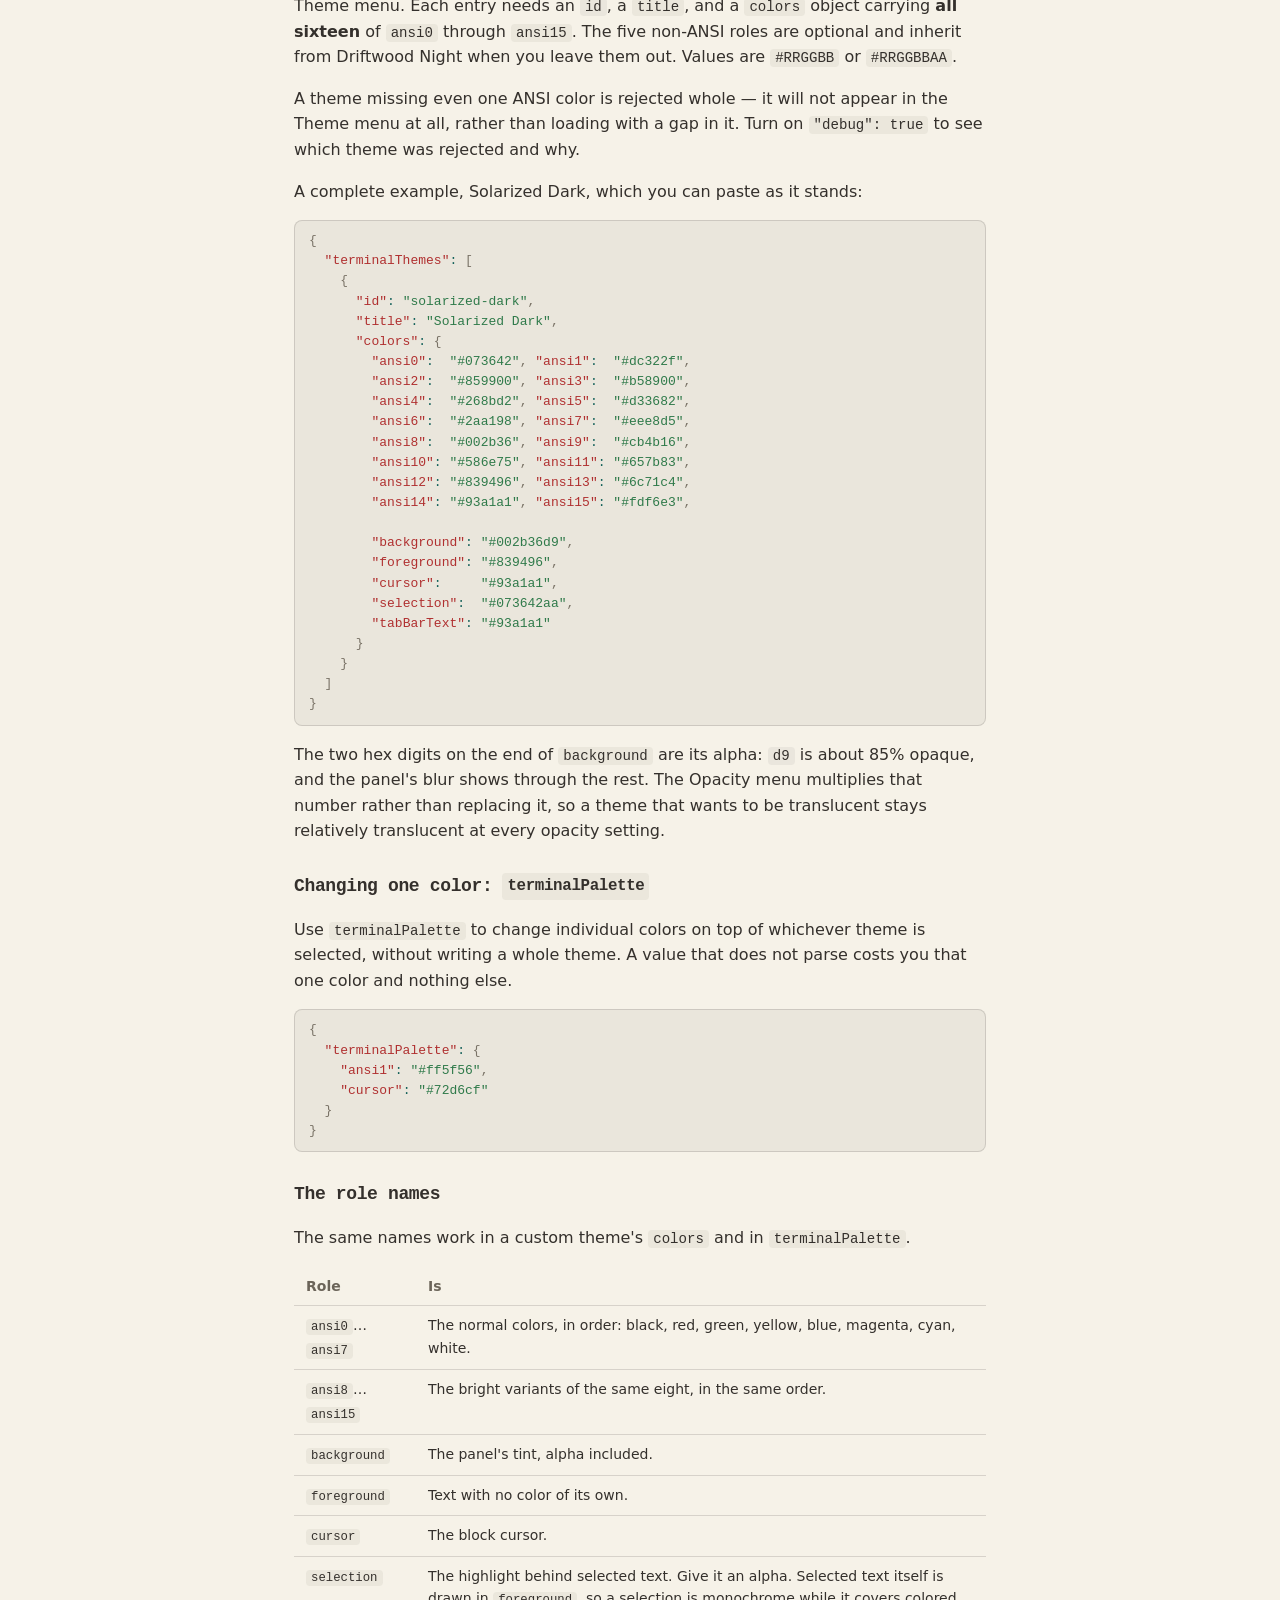
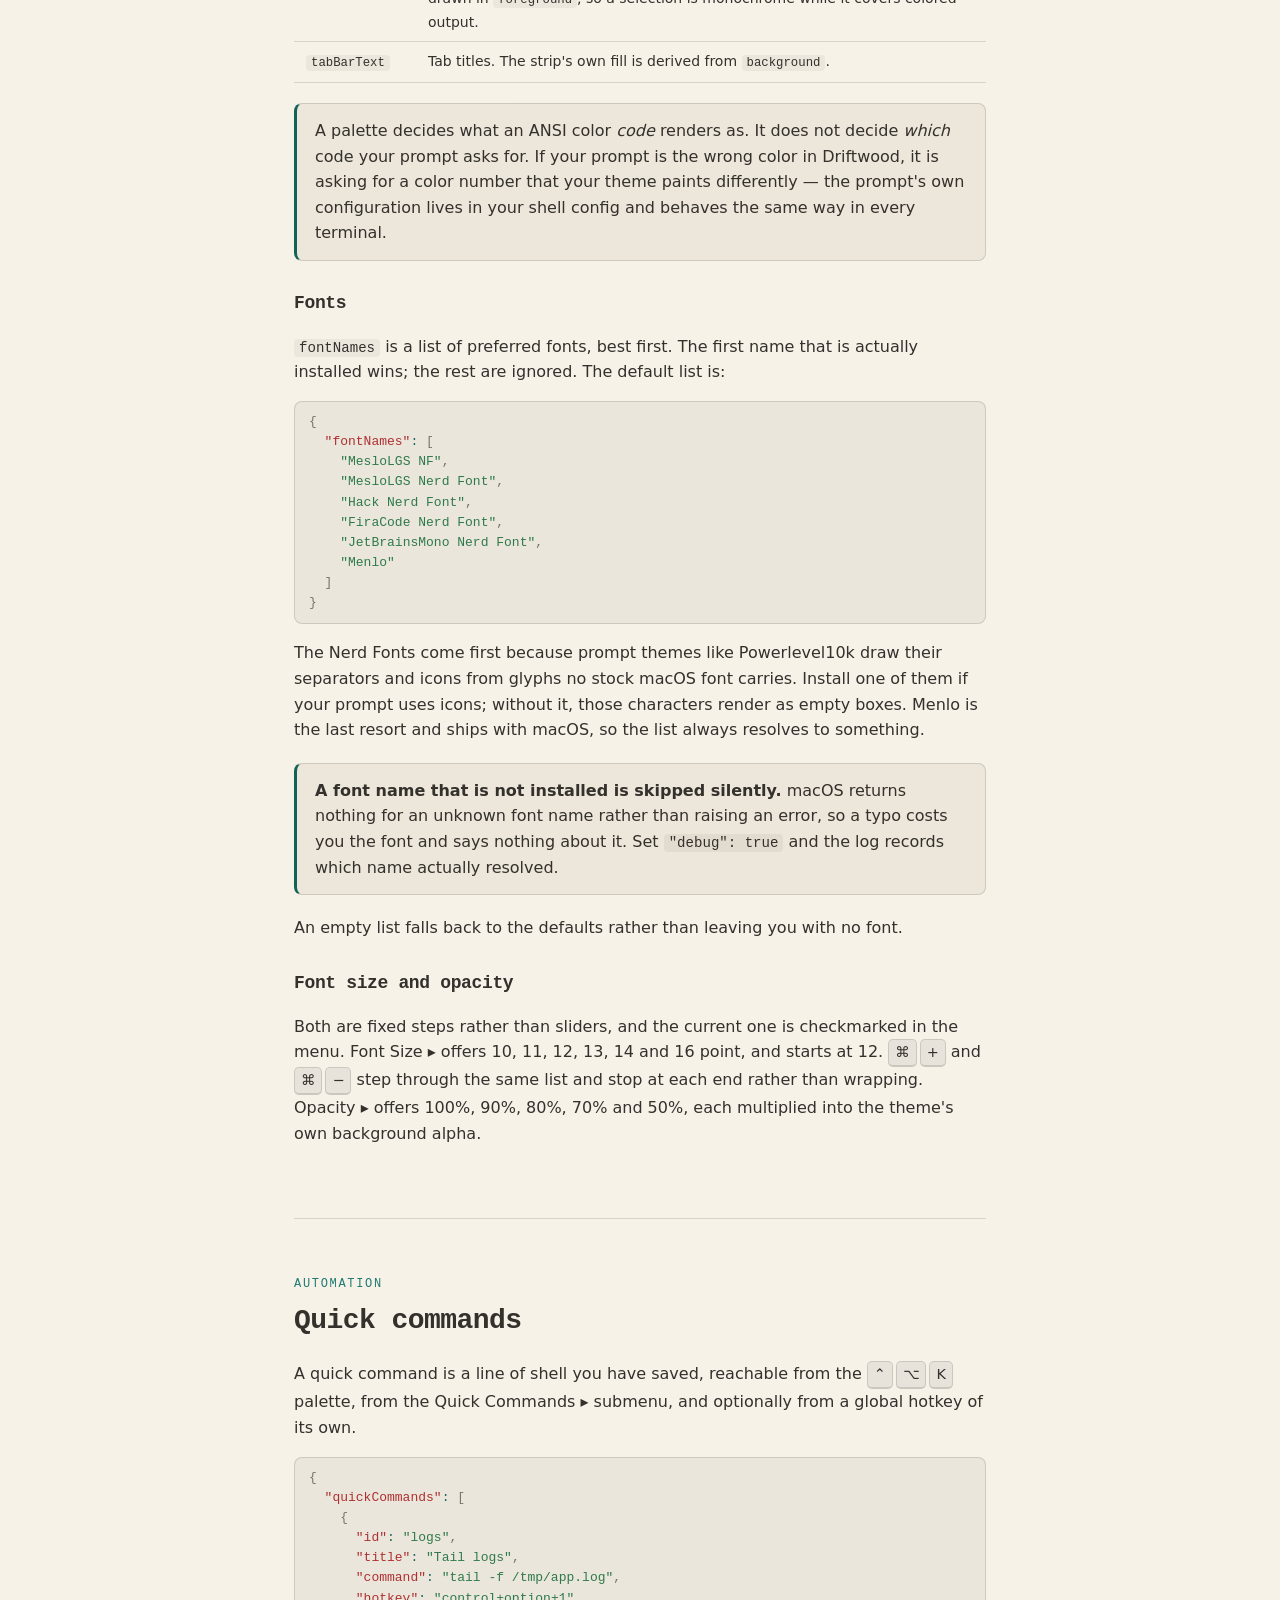
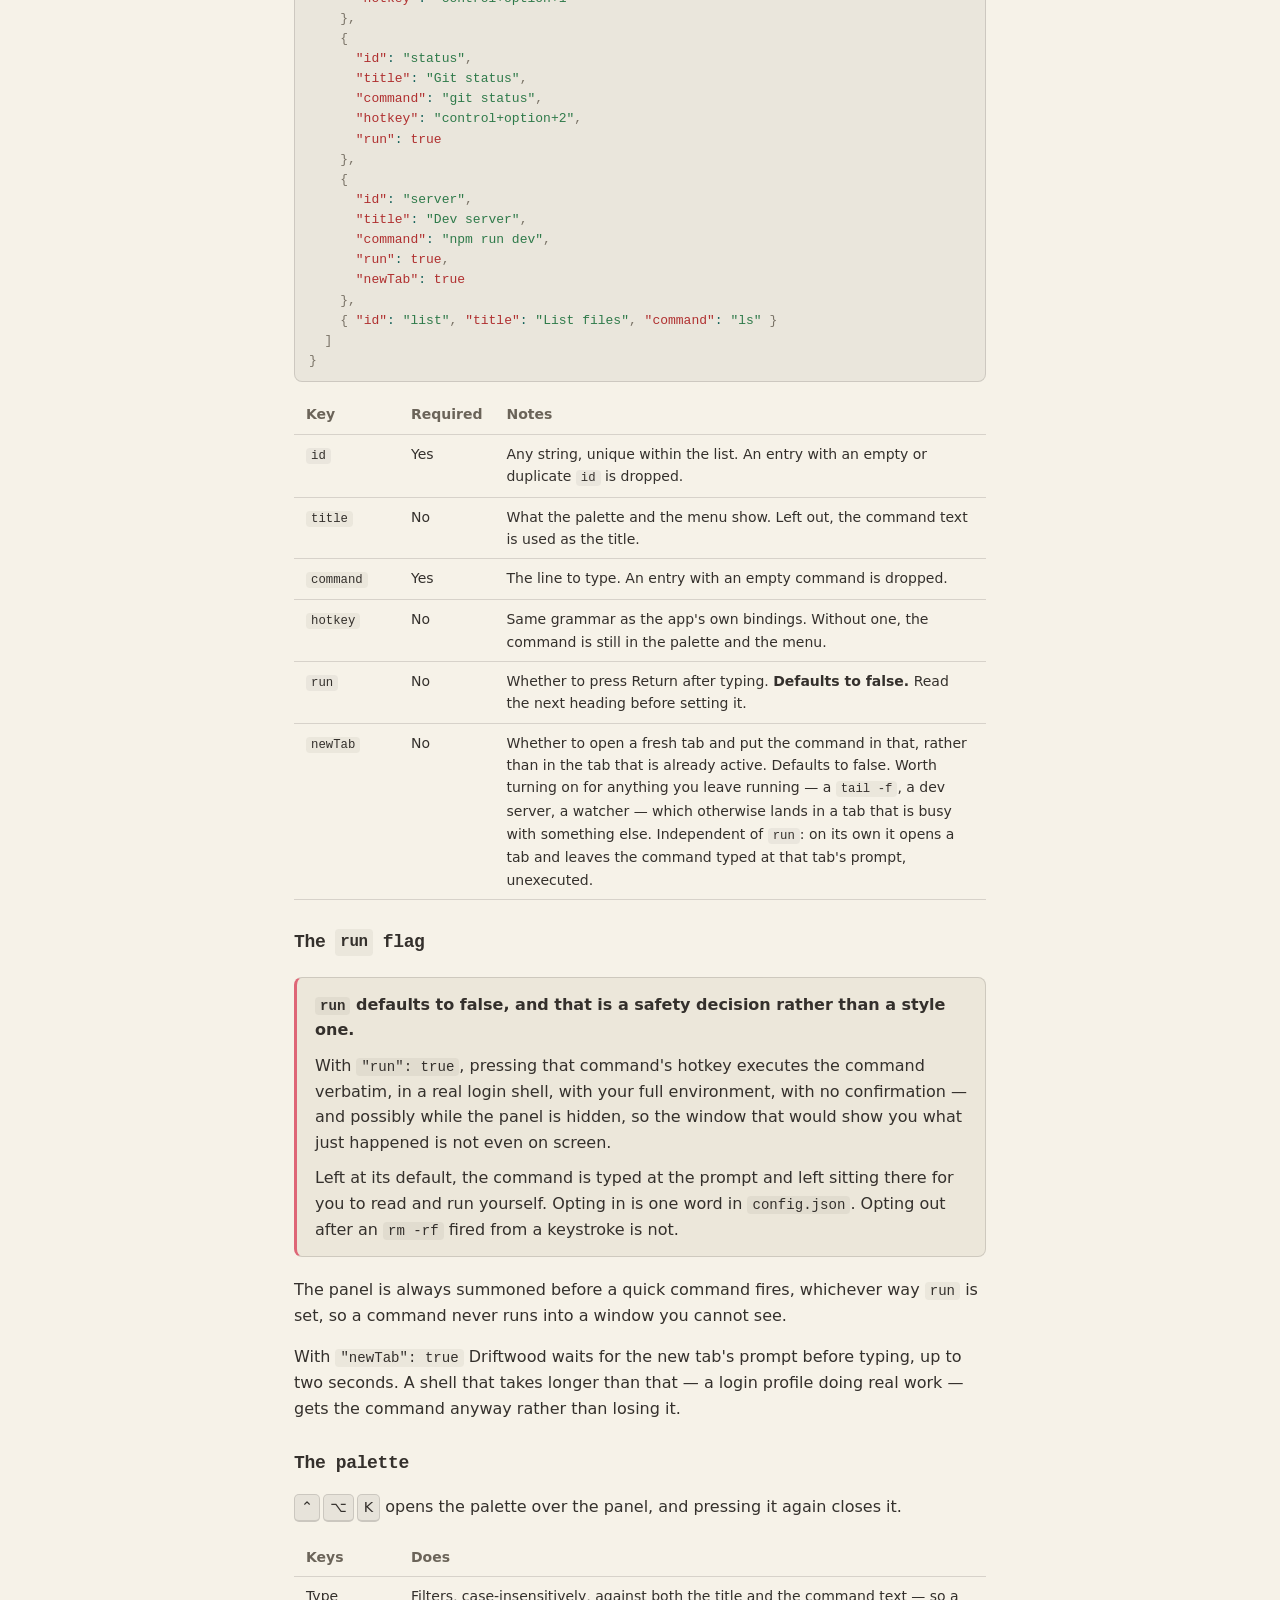
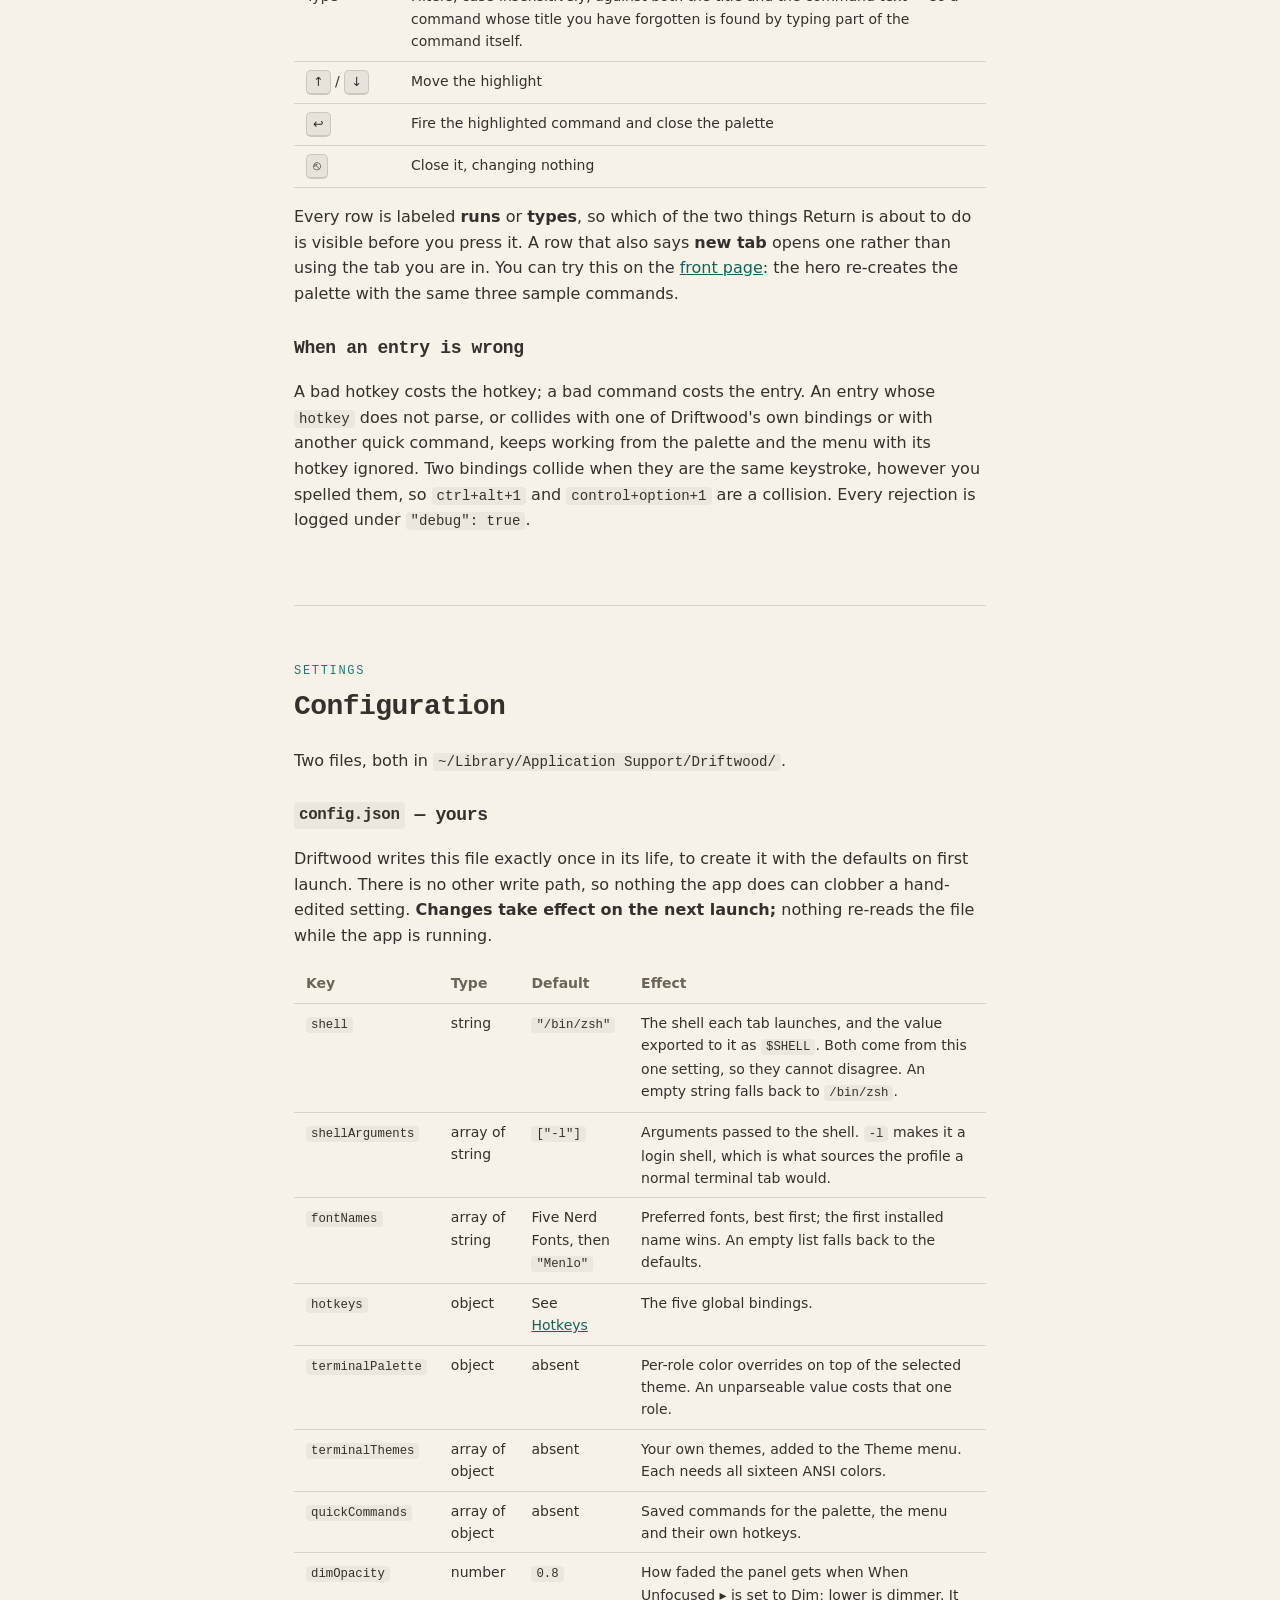
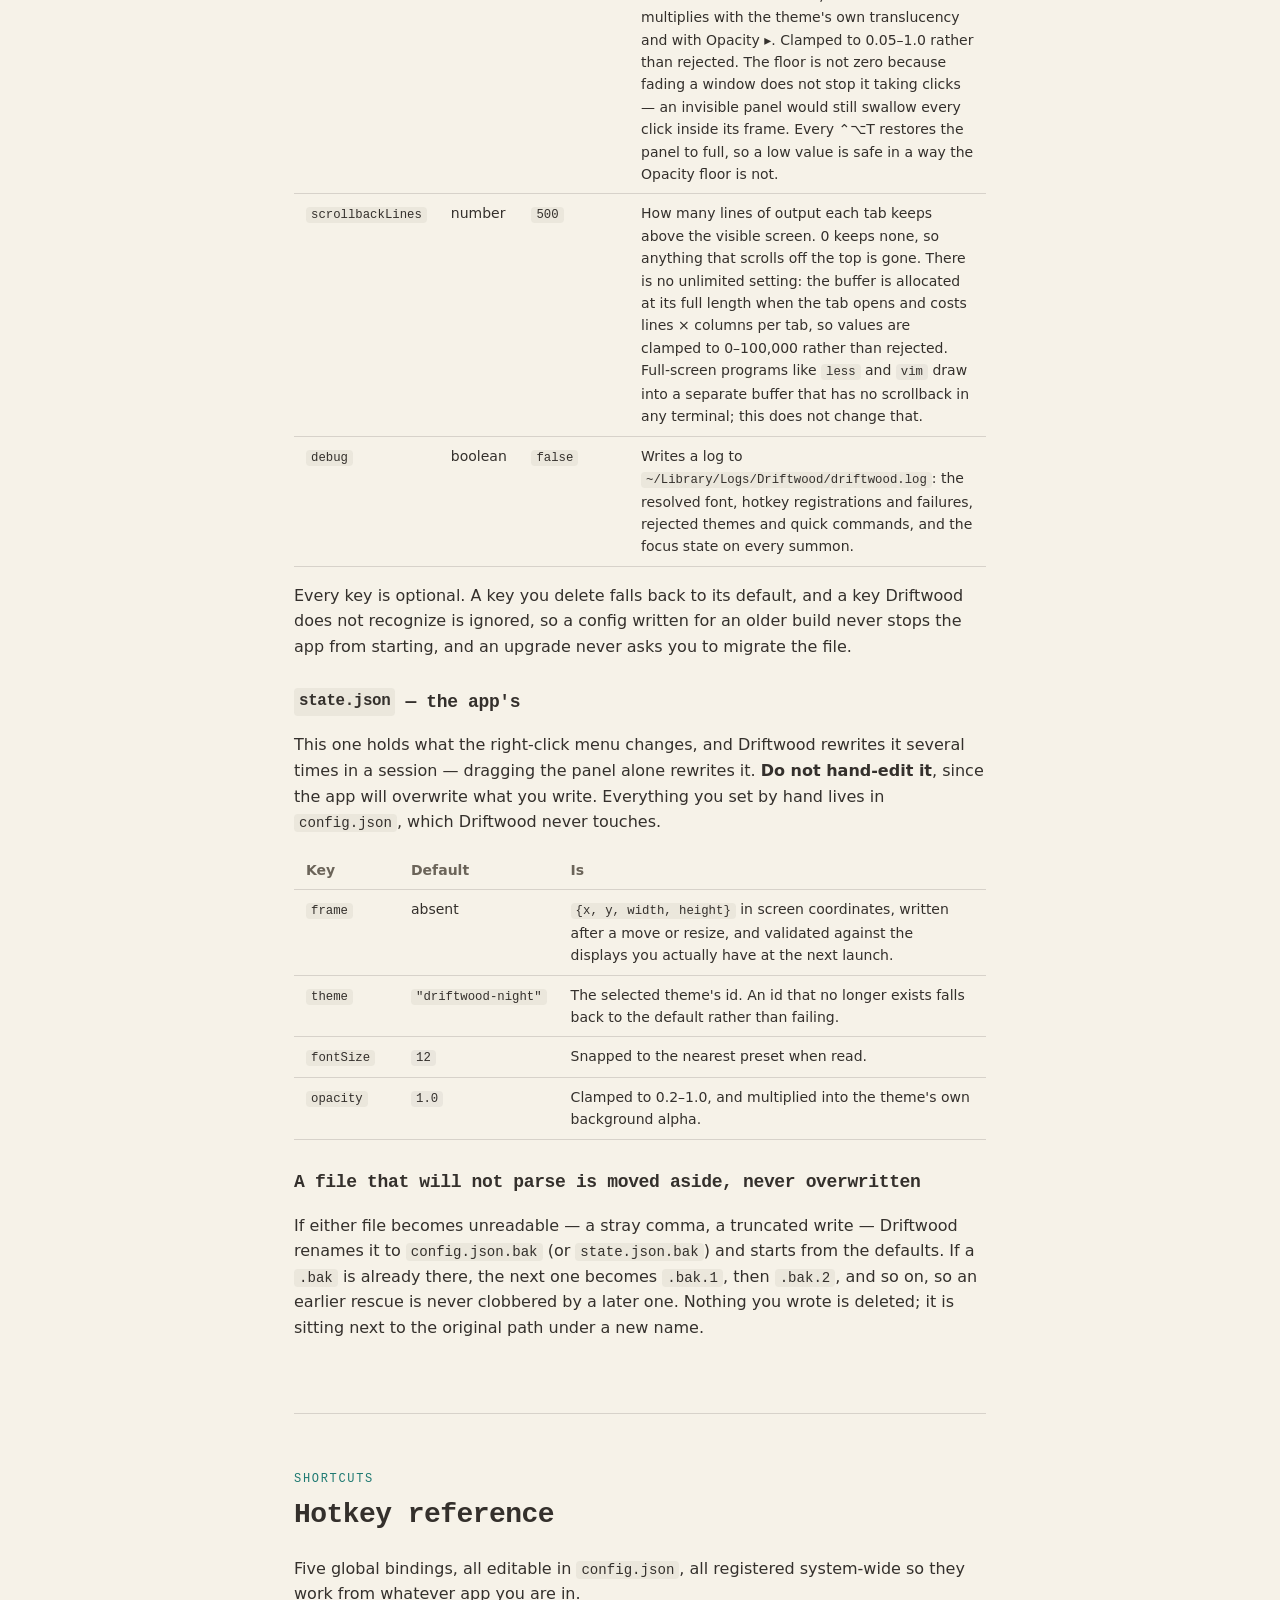
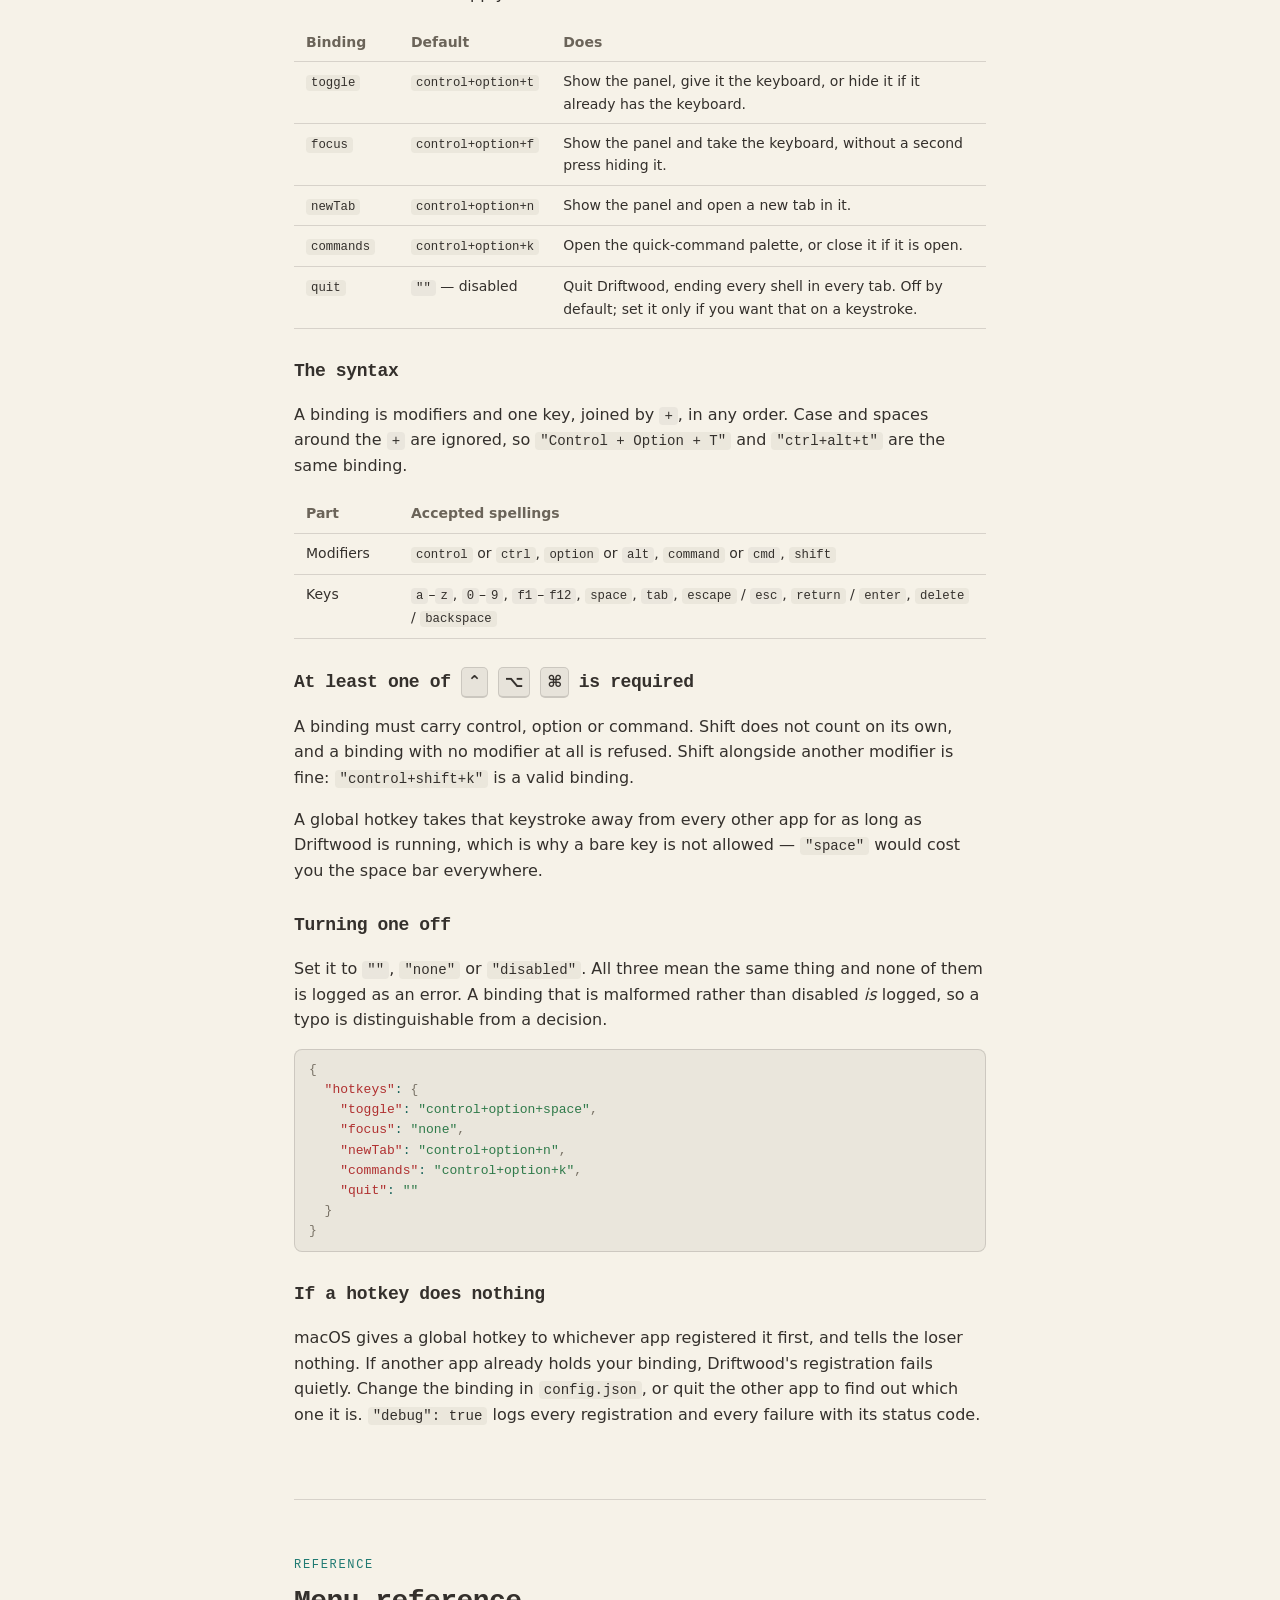
<file: docs/guide.html>
<!doctype html>
<html lang="en">
<head>
  <meta charset="utf-8">
  <meta name="viewport" content="width=device-width, initial-scale=1">
  <title>Driftwood User Guide</title>
  <meta name="description"
        content="User guide for Driftwood, a floating terminal panel for macOS. Install, panel, tabs, themes, quick commands, configuration, hotkeys and troubleshooting.">
  <script>
    try {
      var mode = localStorage.getItem("driftwood-mode");
      if (mode === "light" || mode === "dark") {
        document.documentElement.dataset.theme = mode;
      }
    } catch (e) {}
  </script>
  <link rel="icon" href="favicon.svg" type="image/svg+xml">
  <link rel="icon" href="favicon.png" type="image/png" sizes="32x32">
  <link rel="apple-touch-icon" href="apple-touch-icon.png">
  <meta property="og:title" content="Driftwood User Guide">
  <meta property="og:description"
        content="From first launch to full setup: the panel, tabs, themes, quick commands, config.json and troubleshooting.">
  <meta property="og:image" content="og-image.png">
  <meta property="og:type" content="article">
  <meta name="twitter:card" content="summary_large_image">
  <link rel="stylesheet" href="style.css">
  <link rel="stylesheet" href="guide.css">
  <link rel="stylesheet" href="prism-driftwood.css">
</head>
<body>
<button class="mode-toggle" id="mode-toggle" aria-label="Toggle light/dark mode"></button>
<main class="guide">

  <header class="guide-header">
    <a href="./" class="guide-back">&larr; Driftwood</a>
    <h1>User Guide</h1>
    <p class="tagline">From first launch to full setup.</p>
    <nav class="guide-nav">
      <a href="#getting-started">Getting started</a>
      <a href="#panel">The panel</a>
      <a href="#tabs">Tabs</a>
      <a href="#themes">Themes &amp; fonts</a>
      <a href="#quick-commands">Quick commands</a>
      <a href="#configuration">Configuration</a>
      <a href="#hotkeys">Hotkeys</a>
      <a href="#menu">Menu reference</a>
      <a href="#troubleshooting">Troubleshooting</a>
      <a href="#uninstall">Uninstall</a>
    </nav>
  </header>

  <!-- ================================================================== -->
  <section id="getting-started">
    <p class="kicker">Setup</p>
    <h2>Getting started</h2>

    <p>Driftwood needs macOS 14 or later, and runs on Apple silicon and Intel. It asks for no system
       permission at all — see <a href="./#privacy">what it asks for</a> on the front page.</p>

    <h3>Install</h3>

    <!-- index.html carries the same two lines. Change them together. -->
    <h4>Homebrew</h4>
    <pre><code class="language-bash">brew trust --cask gapmiss/tap/driftwood   # required for third-party taps
brew install --cask gapmiss/tap/driftwood</code></pre>
    <p>The cask installs the same ad-hoc-signed app the DMG carries, so the first-launch step below
       applies either way.</p>

    <h4>The DMG</h4>
    <p>Download <code>Driftwood.dmg</code> from
       <a href="https://github.com/gapmiss/driftwood/releases/latest">the latest release</a>, open it,
       and drag Driftwood to Applications. Then read the next heading before you double-click it.</p>

    <h4>From source</h4>
    <p>You need a Swift toolchain — Xcode or the Command Line Tools. There is no Xcode project;
       the build is SPM behind a Makefile.</p>
    <pre><code class="language-bash">git clone https://github.com/gapmiss/driftwood
cd driftwood
make run</code></pre>
    <p><code>make run</code> builds the app, assembles <code>.build/Driftwood.app</code> with its
       <code>Info.plist</code> and an ad-hoc signature, and opens it. A build from source is not
       quarantined, so none of the Gatekeeper steps below apply to it.</p>

    <h3>The first launch is blocked, and that is expected</h3>

    <p>Driftwood is signed ad-hoc rather than notarized, so macOS refuses to open it the first time
       with a message about it being damaged or from an unidentified developer. Nothing is damaged.
       The app has a valid signature; it has not been through Apple's notary service. Unblocking it
       is a one-time step, and which step depends on your macOS version.</p>

    <div class="table-wrap">
      <table>
        <thead><tr><th>Your macOS</th><th>What to do, once</th></tr></thead>
        <tbody>
          <tr>
            <td>15 (Sequoia) and later</td>
            <td>Double-click Driftwood and let it be blocked. Open System Settings &rarr; Privacy
                &amp; Security, scroll to Security, and click <strong>Open Anyway</strong> next to
                the message about Driftwood. Confirm with your password or Touch ID.</td>
          </tr>
          <tr>
            <td>14 (Sonoma)</td>
            <td>Right-click Driftwood in Applications, choose <strong>Open</strong>, then
                <strong>Open</strong> again in the dialog.</td>
          </tr>
          <tr>
            <td>Either, from a terminal</td>
            <td><code>xattr -dr com.apple.quarantine /Applications/Driftwood.app</code> removes the
                quarantine flag, after which the app opens normally.</td>
          </tr>
        </tbody>
      </table>
    </div>

    <h3>Where the app is once it is running</h3>

    <p>Nowhere you can see. Driftwood has no Dock icon, no menu bar item and no window until you ask
       for one. Press
       <span class="keys"><kbd>&#x2303;</kbd><kbd>&#x2325;</kbd><kbd>T</kbd></span> and the panel
       appears with the keyboard already in it. Press it again, while you are still typing in it, and
       the panel goes away.</p>

    <p>The panel and its right-click menu are the whole interface. Right-click anywhere in the panel
       for themes, opacity, tabs and Quit — there is no preferences window to look for.</p>

    <p>If the panel will not appear at all and you want the app gone, quit it from a terminal:</p>
    <pre><code class="language-bash">pkill -x Driftwood</code></pre>
    <p>That is also the answer if a hotkey conflict has left you with no way to summon the panel; see
       <a href="#troubleshooting">Troubleshooting</a>.</p>
  </section>

  <!-- ================================================================== -->
  <section id="panel">
    <p class="kicker">Core</p>
    <h2>The panel</h2>

    <h3>Summon and dismiss</h3>

    <p><span class="keys"><kbd>&#x2303;</kbd><kbd>&#x2325;</kbd><kbd>T</kbd></span> always leaves you
       with a panel you can type in, and only puts it away when the panel is already what you were
       typing in. So it shows the panel when it is hidden, hands it the keyboard when it is on screen
       but you have been working somewhere else, and hides it when you were just typing in it.</p>

    <p><span class="keys"><kbd>&#x2303;</kbd><kbd>&#x2325;</kbd><kbd>F</kbd></span> is the same thing
       without the last step: it never hides the panel. Bind it if you would rather the summon key
       could not put the panel away by accident.</p>

    <h3>The app behind never loses focus</h3>

    <p>Summon the panel and it takes your keystrokes, but the app you were working in stays the
       frontmost app. Its title bar stays lit and its text cursor stays where you left it. Dismiss
       the panel and you are back where you were, with nothing to click on first.</p>

    <p>Driftwood asks for no Accessibility permission to do this, and macOS never prompts you for
       one.</p>

    <h3>Moving and resizing</h3>

    <div class="table-wrap">
      <table>
        <thead><tr><th>To</th><th>Do</th></tr></thead>
        <tbody>
          <tr><td>Move the panel</td>
              <td>Drag the empty part of the tab strip — there is always some, to the left of the
                  &ldquo;+&rdquo; — or hold <span class="keys"><kbd>&#x2318;</kbd></span> and drag
                  anywhere in the panel.</td></tr>
          <tr><td>Resize</td>
              <td>Drag any edge or corner. The grab target is the outer 6 points, which is why a drag
                  that starts on text selects text instead.</td></tr>
          <tr><td>Put it back</td>
              <td>Reset Position in the right-click menu returns it to 720&times;360, centred on the
                  main display.</td></tr>
        </tbody>
      </table>
    </div>

    <p>At the corners the cursor shows a horizontal resize arrow rather than a diagonal one. Drag it
       anyway — a corner drag resizes in both directions.</p>

    <p>The panel will not shrink below 20 columns by 2 rows, so its smallest size moves with the font
       size.</p>

    <h3>It comes back where you left it</h3>

    <p>Driftwood saves the panel's size and position shortly after you stop moving or resizing it,
       and puts the panel back there at the next launch. The saved position is checked against the
       displays you have at that moment, which may not be the ones you had:</p>

    <ul>
      <li>Saved on a display that no longer exists &rarr; reset to the default size and position.</li>
      <li>Hanging off the edge of a display that does exist &rarr; <em>slid back</em> into view, at
          the same size. It is never resized to fit.</li>
      <li>Less than 80 points of it left showing &rarr; reset, rather than left somewhere you would
          have to hunt for it.</li>
    </ul>

    <h3>Where the panel sits</h3>

    <p>Above other windows, on every desktop, and over an app that has taken the whole screen. None
       of that is a setting, and the hotkey is the control:
       <span class="keys"><kbd>&#x2303;</kbd><kbd>&#x2325;</kbd><kbd>T</kbd></span> sends the panel
       away from anywhere and brings it back the same way.</p>

    <p>Driftwood never becomes the frontmost app, which is what makes the focus model work — and it
       is also why a panel below other windows would be a trap. Nothing would bring it forward again,
       and it could still be holding the keyboard behind whatever covered it.</p>
  </section>

  <!-- ================================================================== -->
  <section id="tabs">
    <p class="kicker">Core</p>
    <h2>Tabs</h2>

    <p>Each tab is its own login shell, with its own scrollback and its own working directory. A
       background tab keeps running; it just draws nothing.</p>

    <div class="table-wrap">
      <table>
        <thead><tr><th>Keys</th><th>Does</th></tr></thead>
        <tbody>
          <tr><td><span class="keys"><kbd>&#x2318;</kbd><kbd>T</kbd></span></td><td>New tab</td></tr>
          <tr><td><span class="keys"><kbd>&#x2318;</kbd><kbd>W</kbd></span></td><td>Close the current tab</td></tr>
          <tr><td><span class="keys"><kbd>&#x2318;</kbd><kbd>&#x21E7;</kbd><kbd>]</kbd></span> /
                  <span class="keys"><kbd>&#x2318;</kbd><kbd>&#x21E7;</kbd><kbd>[</kbd></span></td>
              <td>Next tab / previous tab. Both wrap around.</td></tr>
          <tr><td><span class="keys"><kbd>&#x2318;</kbd><kbd>1</kbd></span>&hellip;<span class="keys"><kbd>&#x2318;</kbd><kbd>9</kbd></span></td>
              <td>Jump to a tab by position</td></tr>
          <tr><td><span class="keys"><kbd>&#x2303;</kbd><kbd>&#x2325;</kbd><kbd>N</kbd></span></td>
              <td>Summon the panel <em>and</em> open a tab in it, from any app</td></tr>
        </tbody>
      </table>
    </div>

    <h3>The strip hides itself at one tab</h3>

    <p>The tab strip appears when there are two or more tabs and disappears when there is one, so a
       single-tab panel is nothing but terminal and you get that row of height back. It surprises
       people the first time; it is not a bug.</p>

    <h3>A tab's name</h3>

    <p>A tab shows whatever the shell last reported through the title escape sequence (OSC 0 or
       OSC 2) — which is what your prompt sets when it sets a window title. Failing that it shows the
       last path component of the working directory the shell reported, and failing that the name of
       the shell itself, so a stock <code>zsh</code> tab is called <code>zsh</code>.</p>

    <h3>A new tab starts where the old one is, if your shell says so</h3>

    <p>A new tab inherits the active tab's working directory only when the shell has reported it
       through OSC 7. A stock <code>zsh</code> with no prompt framework never sends that, so the
       fallback is your home directory. This is the common case, not an error.</p>

    <p>To make <code>zsh</code> report it, add a prompt hook to <code>~/.zshrc</code>:</p>

    <pre><code class="language-bash"># Report the working directory to the terminal on every prompt (OSC 7).
precmd() { printf '\e]7;file://%s%s\a' "$HOST" "$PWD" }</code></pre>

    <p>Prompt frameworks including Powerlevel10k, Starship and Oh My Zsh's default setup already do
       this, in which case there is nothing to add. Fish and recent bash setups on macOS emit it too.</p>

    <h3>Closing the last tab hides the panel</h3>

    <p>It does not quit Driftwood. The next
       <span class="keys"><kbd>&#x2303;</kbd><kbd>&#x2325;</kbd><kbd>T</kbd></span> brings the panel
       back with a fresh shell in it. To actually quit, use Quit in the right-click menu or
       <span class="keys"><kbd>&#x2318;</kbd><kbd>Q</kbd></span>.</p>
  </section>

  <!-- ================================================================== -->
  <section id="themes">
    <p class="kicker">Appearance</p>
    <h2>Themes &amp; fonts</h2>

    <p>Four themes ship with the app and appear under Theme &#x25B8; in the right-click menu. Each
       sets all sixteen ANSI colors plus five roles of its own: the panel background (with its own
       alpha), the default foreground, the cursor, the selection highlight and the tab strip's text.</p>

    <!-- Built from themes.js, which `make site` generates from the app's own
         TerminalTheme.swift, so these swatches cannot drift from what you get.
         Each swatch carries its hex value as text, not color alone. -->
    <div id="theme-swatches" class="swatches">
      <p class="build-note">The palettes are drawn from the app's own theme data, which needs
         JavaScript. The hex values are in <a href="https://github.com/gapmiss/driftwood/blob/main/Sources/Driftwood/Terminal/TerminalTheme.swift">TerminalTheme.swift</a>.</p>
    </div>

    <h3>Your own themes</h3>

    <p>Add a <code>terminalThemes</code> array to <code>config.json</code> and your themes join the
       built-ins in the Theme menu. Each entry needs an <code>id</code>, a <code>title</code>, and a
       <code>colors</code> object carrying <strong>all sixteen</strong> of <code>ansi0</code>
       through <code>ansi15</code>. The five non-ANSI roles are optional and inherit from Driftwood
       Night when you leave them out. Values are <code>#RRGGBB</code> or <code>#RRGGBBAA</code>.</p>

    <p>A theme missing even one ANSI color is rejected whole — it will not appear in the Theme menu
       at all, rather than loading with a gap in it. Turn on <code>"debug": true</code> to see which
       theme was rejected and why.</p>

    <p>A complete example, Solarized Dark, which you can paste as it stands:</p>

    <pre><code class="language-json">{
  "terminalThemes": [
    {
      "id": "solarized-dark",
      "title": "Solarized Dark",
      "colors": {
        "ansi0":  "#073642", "ansi1":  "#dc322f",
        "ansi2":  "#859900", "ansi3":  "#b58900",
        "ansi4":  "#268bd2", "ansi5":  "#d33682",
        "ansi6":  "#2aa198", "ansi7":  "#eee8d5",
        "ansi8":  "#002b36", "ansi9":  "#cb4b16",
        "ansi10": "#586e75", "ansi11": "#657b83",
        "ansi12": "#839496", "ansi13": "#6c71c4",
        "ansi14": "#93a1a1", "ansi15": "#fdf6e3",

        "background": "#002b36d9",
        "foreground": "#839496",
        "cursor":     "#93a1a1",
        "selection":  "#073642aa",
        "tabBarText": "#93a1a1"
      }
    }
  ]
}</code></pre>

    <p>The two hex digits on the end of <code>background</code> are its alpha: <code>d9</code> is
       about 85% opaque, and the panel's blur shows through the rest. The Opacity menu multiplies
       that number rather than replacing it, so a theme that wants to be translucent stays relatively
       translucent at every opacity setting.</p>

    <h3>Changing one color: <code>terminalPalette</code></h3>

    <p>Use <code>terminalPalette</code> to change individual colors on top of whichever theme is
       selected, without writing a whole theme. A value that does not parse costs you that one color
       and nothing else.</p>

    <pre><code class="language-json">{
  "terminalPalette": {
    "ansi1": "#ff5f56",
    "cursor": "#72d6cf"
  }
}</code></pre>

    <h3>The role names</h3>

    <p>The same names work in a custom theme's <code>colors</code> and in
       <code>terminalPalette</code>.</p>

    <div class="table-wrap">
      <table>
        <thead><tr><th>Role</th><th>Is</th></tr></thead>
        <tbody>
          <tr><td><code>ansi0</code>&hellip;<code>ansi7</code></td>
              <td>The normal colors, in order: black, red, green, yellow, blue, magenta, cyan,
                  white.</td></tr>
          <tr><td><code>ansi8</code>&hellip;<code>ansi15</code></td>
              <td>The bright variants of the same eight, in the same order.</td></tr>
          <tr><td><code>background</code></td><td>The panel's tint, alpha included.</td></tr>
          <tr><td><code>foreground</code></td><td>Text with no color of its own.</td></tr>
          <tr><td><code>cursor</code></td><td>The block cursor.</td></tr>
          <tr><td><code>selection</code></td><td>The highlight behind selected text. Give it an alpha. Selected text itself is drawn in <code>foreground</code>, so a selection is monochrome while it covers colored output.</td></tr>
          <tr><td><code>tabBarText</code></td><td>Tab titles. The strip's own fill is derived from
                  <code>background</code>.</td></tr>
        </tbody>
      </table>
    </div>

    <div class="callout">
      <p>A palette decides what an ANSI color <em>code</em> renders as. It does not decide
         <em>which</em> code your prompt asks for. If your prompt is the wrong color in Driftwood, it
         is asking for a color number that your theme paints differently — the prompt's own
         configuration lives in your shell config and behaves the same way in every terminal.</p>
    </div>

    <h3>Fonts</h3>

    <p><code>fontNames</code> is a list of preferred fonts, best first. The first name that is
       actually installed wins; the rest are ignored. The default list is:</p>

    <pre><code class="language-json">{
  "fontNames": [
    "MesloLGS NF",
    "MesloLGS Nerd Font",
    "Hack Nerd Font",
    "FiraCode Nerd Font",
    "JetBrainsMono Nerd Font",
    "Menlo"
  ]
}</code></pre>

    <p>The Nerd Fonts come first because prompt themes like Powerlevel10k draw their separators and
       icons from glyphs no stock macOS font carries. Install one of them if your prompt uses icons;
       without it, those characters render as empty boxes. Menlo is the last resort and ships with
       macOS, so the list always resolves to something.</p>

    <div class="callout">
      <p><strong>A font name that is not installed is skipped silently.</strong> macOS returns
         nothing for an unknown font name rather than raising an error, so a typo costs you the font
         and says nothing about it. Set <code>"debug": true</code> and the log records which name
         actually resolved.</p>
    </div>

    <p>An empty list falls back to the defaults rather than leaving you with no font.</p>

    <h3>Font size and opacity</h3>

    <p>Both are fixed steps rather than sliders, and the current one is checkmarked in the menu.
       Font Size &#x25B8; offers 10, 11, 12, 13, 14 and 16 point, and starts at 12.
       <span class="keys"><kbd>&#x2318;</kbd><kbd>+</kbd></span> and
       <span class="keys"><kbd>&#x2318;</kbd><kbd>&#x2212;</kbd></span> step through the same list and
       stop at each end rather than wrapping. Opacity &#x25B8; offers 100%, 90%, 80%, 70% and 50%,
       each multiplied into the theme's own background alpha.</p>
  </section>

  <!-- ================================================================== -->
  <section id="quick-commands">
    <p class="kicker">Automation</p>
    <h2>Quick commands</h2>

    <p>A quick command is a line of shell you have saved, reachable from the
       <span class="keys"><kbd>&#x2303;</kbd><kbd>&#x2325;</kbd><kbd>K</kbd></span> palette, from the
       Quick Commands &#x25B8; submenu, and optionally from a global hotkey of its own.</p>

    <pre><code class="language-json">{
  "quickCommands": [
    {
      "id": "logs",
      "title": "Tail logs",
      "command": "tail -f /tmp/app.log",
      "hotkey": "control+option+1"
    },
    {
      "id": "status",
      "title": "Git status",
      "command": "git status",
      "hotkey": "control+option+2",
      "run": true
    },
    {
      "id": "server",
      "title": "Dev server",
      "command": "npm run dev",
      "run": true,
      "newTab": true
    },
    { "id": "list", "title": "List files", "command": "ls" }
  ]
}</code></pre>

    <div class="table-wrap">
      <table>
        <thead><tr><th>Key</th><th>Required</th><th>Notes</th></tr></thead>
        <tbody>
          <tr><td><code>id</code></td><td>Yes</td>
              <td>Any string, unique within the list. An entry with an empty or duplicate
                  <code>id</code> is dropped.</td></tr>
          <tr><td><code>title</code></td><td>No</td>
              <td>What the palette and the menu show. Left out, the command text is used as the
                  title.</td></tr>
          <tr><td><code>command</code></td><td>Yes</td>
              <td>The line to type. An entry with an empty command is dropped.</td></tr>
          <tr><td><code>hotkey</code></td><td>No</td>
              <td>Same grammar as the app's own bindings. Without one, the command is still in the
                  palette and the menu.</td></tr>
          <tr><td><code>run</code></td><td>No</td>
              <td>Whether to press Return after typing. <strong>Defaults to false.</strong> Read the
                  next heading before setting it.</td></tr>
          <tr><td><code>newTab</code></td><td>No</td>
              <td>Whether to open a fresh tab and put the command in that, rather than in the tab
                  that is already active. Defaults to false. Worth turning on for anything you leave
                  running &mdash; a <code>tail -f</code>, a dev server, a watcher &mdash; which
                  otherwise lands in a tab that is busy with something else. Independent of
                  <code>run</code>: on its own it opens a tab and leaves the command typed at that
                  tab's prompt, unexecuted.</td></tr>
        </tbody>
      </table>
    </div>

    <h3 id="run-flag">The <code>run</code> flag</h3>

    <div class="callout warn">
      <p><strong><code>run</code> defaults to false, and that is a safety decision rather than a
         style one.</strong></p>
      <p>With <code>"run": true</code>, pressing that command's hotkey executes the command
         verbatim, in a real login shell, with your full environment, with no confirmation — and
         possibly while the panel is hidden, so the window that would show you what just happened is
         not even on screen.</p>
      <p>Left at its default, the command is typed at the prompt and left sitting there for you to
         read and run yourself. Opting in is one word in <code>config.json</code>. Opting out after
         an <code>rm -rf</code> fired from a keystroke is not.</p>
    </div>

    <p>The panel is always summoned before a quick command fires, whichever way <code>run</code> is
       set, so a command never runs into a window you cannot see.</p>

    <p>With <code>"newTab": true</code> Driftwood waits for the new tab's prompt before typing, up to
       two seconds. A shell that takes longer than that &mdash; a login profile doing real work &mdash;
       gets the command anyway rather than losing it.</p>

    <h3>The palette</h3>

    <p><span class="keys"><kbd>&#x2303;</kbd><kbd>&#x2325;</kbd><kbd>K</kbd></span> opens the palette
       over the panel, and pressing it again closes it.</p>

    <div class="table-wrap">
      <table>
        <thead><tr><th>Keys</th><th>Does</th></tr></thead>
        <tbody>
          <tr><td>Type</td>
              <td>Filters, case-insensitively, against both the title and the command text — so a
                  command whose title you have forgotten is found by typing part of the command
                  itself.</td></tr>
          <tr><td><span class="keys"><kbd>&#x2191;</kbd></span> /
                  <span class="keys"><kbd>&#x2193;</kbd></span></td><td>Move the highlight</td></tr>
          <tr><td><span class="keys"><kbd>&#x21A9;</kbd></span></td>
              <td>Fire the highlighted command and close the palette</td></tr>
          <tr><td><span class="keys"><kbd>&#x238B;</kbd></span></td><td>Close it, changing nothing</td></tr>
        </tbody>
      </table>
    </div>

    <p>Every row is labeled <strong>runs</strong> or <strong>types</strong>, so which of the two
       things Return is about to do is visible before you press it. A row that also says
       <strong>new tab</strong> opens one rather than using the tab you are in. You can try this on the
       <a href="./">front page</a>: the hero re-creates the palette with the same three sample
       commands.</p>

    <h3>When an entry is wrong</h3>

    <p>A bad hotkey costs the hotkey; a bad command costs the entry. An entry whose
       <code>hotkey</code> does not parse, or collides with one of Driftwood's own bindings or with
       another quick command, keeps working from the palette and the menu with its hotkey ignored.
       Two bindings collide when they are the same keystroke, however you spelled them, so
       <code>ctrl+alt+1</code> and <code>control+option+1</code> are a collision. Every rejection is
       logged under <code>"debug": true</code>.</p>
  </section>

  <!-- ================================================================== -->
  <section id="configuration">
    <p class="kicker">Settings</p>
    <h2>Configuration</h2>

    <p>Two files, both in <code>~/Library/Application Support/Driftwood/</code>.</p>

    <h3><code>config.json</code> — yours</h3>

    <p>Driftwood writes this file exactly once in its life, to create it with the defaults on first
       launch. There is no other write path, so nothing the app does can clobber a hand-edited
       setting. <strong>Changes take effect on the next launch;</strong> nothing re-reads the file
       while the app is running.</p>

    <div class="table-wrap">
      <table>
        <thead><tr><th>Key</th><th>Type</th><th>Default</th><th>Effect</th></tr></thead>
        <tbody>
          <tr>
            <td><code>shell</code></td><td>string</td><td><code>"/bin/zsh"</code></td>
            <td>The shell each tab launches, and the value exported to it as <code>$SHELL</code>.
                Both come from this one setting, so they cannot disagree. An empty string falls back
                to <code>/bin/zsh</code>.</td>
          </tr>
          <tr>
            <td><code>shellArguments</code></td><td>array of string</td><td><code>["-l"]</code></td>
            <td>Arguments passed to the shell. <code>-l</code> makes it a login shell, which is what
                sources the profile a normal terminal tab would.</td>
          </tr>
          <tr>
            <td><code>fontNames</code></td><td>array of string</td>
            <td>Five Nerd Fonts, then <code>"Menlo"</code></td>
            <td>Preferred fonts, best first; the first installed name wins. An empty list falls back
                to the defaults.</td>
          </tr>
          <tr>
            <td><code>hotkeys</code></td><td>object</td><td>See <a href="#hotkeys">Hotkeys</a></td>
            <td>The five global bindings.</td>
          </tr>
          <tr>
            <td><code>terminalPalette</code></td><td>object</td><td>absent</td>
            <td>Per-role color overrides on top of the selected theme. An unparseable value costs
                that one role.</td>
          </tr>
          <tr>
            <td><code>terminalThemes</code></td><td>array of object</td><td>absent</td>
            <td>Your own themes, added to the Theme menu. Each needs all sixteen ANSI colors.</td>
          </tr>
          <tr>
            <td><code>quickCommands</code></td><td>array of object</td><td>absent</td>
            <td>Saved commands for the palette, the menu and their own hotkeys.</td>
          </tr>
          <tr>
            <td><code>dimOpacity</code></td><td>number</td><td><code>0.8</code></td>
            <td>How faded the panel gets when When Unfocused &#x25B8; is set to Dim; lower is
                dimmer. It multiplies with the theme's own translucency and with Opacity &#x25B8;.
                Clamped to 0.05&ndash;1.0 rather than rejected. The floor is not zero because fading
                a window does not stop it taking clicks &mdash; an invisible panel would still
                swallow every click inside its frame. Every &#x2303;&#x2325;T restores the panel to
                full, so a low value is safe in a way the Opacity floor is not.</td>
          </tr>
          <tr>
            <td><code>scrollbackLines</code></td><td>number</td><td><code>500</code></td>
            <td>How many lines of output each tab keeps above the visible screen. 0 keeps none, so
                anything that scrolls off the top is gone. There is no unlimited setting: the buffer
                is allocated at its full length when the tab opens and costs lines &times; columns per
                tab, so values are clamped to 0&ndash;100,000 rather than rejected. Full-screen
                programs like <code>less</code> and <code>vim</code> draw into a separate buffer that
                has no scrollback in any terminal; this does not change that.</td>
          </tr>
          <tr>
            <td><code>debug</code></td><td>boolean</td><td><code>false</code></td>
            <td>Writes a log to <code>~/Library/Logs/Driftwood/driftwood.log</code>: the resolved
                font, hotkey registrations and failures, rejected themes and quick commands, and the
                focus state on every summon.</td>
          </tr>
        </tbody>
      </table>
    </div>

    <p>Every key is optional. A key you delete falls back to its default, and a key Driftwood does
       not recognize is ignored, so a config written for an older build never stops the app from
       starting, and an upgrade never asks you to migrate the file.</p>

    <h3><code>state.json</code> — the app's</h3>

    <p>This one holds what the right-click menu changes, and Driftwood rewrites it several times in a
       session — dragging the panel alone rewrites it. <strong>Do not hand-edit it</strong>, since
       the app will overwrite what you write. Everything you set by hand lives in
       <code>config.json</code>, which Driftwood never touches.</p>

    <div class="table-wrap">
      <table>
        <thead><tr><th>Key</th><th>Default</th><th>Is</th></tr></thead>
        <tbody>
          <tr><td><code>frame</code></td><td>absent</td>
              <td><code>{x, y, width, height}</code> in screen coordinates, written after a move or
                  resize, and validated against the displays you actually have at the next
                  launch.</td></tr>
          <tr><td><code>theme</code></td><td><code>"driftwood-night"</code></td>
              <td>The selected theme's id. An id that no longer exists falls back to the default
                  rather than failing.</td></tr>
          <tr><td><code>fontSize</code></td><td><code>12</code></td>
              <td>Snapped to the nearest preset when read.</td></tr>
          <tr><td><code>opacity</code></td><td><code>1.0</code></td>
              <td>Clamped to 0.2&ndash;1.0, and multiplied into the theme's own background alpha.</td></tr>
        </tbody>
      </table>
    </div>

    <h3>A file that will not parse is moved aside, never overwritten</h3>

    <p>If either file becomes unreadable — a stray comma, a truncated write — Driftwood renames it to
       <code>config.json.bak</code> (or <code>state.json.bak</code>) and starts from the defaults. If
       a <code>.bak</code> is already there, the next one becomes <code>.bak.1</code>, then
       <code>.bak.2</code>, and so on, so an earlier rescue is never clobbered by a later one.
       Nothing you wrote is deleted; it is sitting next to the original path under a new name.</p>
  </section>

  <!-- ================================================================== -->
  <section id="hotkeys">
    <p class="kicker">Shortcuts</p>
    <h2>Hotkey reference</h2>

    <p>Five global bindings, all editable in <code>config.json</code>, all registered system-wide so
       they work from whatever app you are in.</p>

    <div class="table-wrap">
      <table>
        <thead><tr><th>Binding</th><th>Default</th><th>Does</th></tr></thead>
        <tbody>
          <tr>
            <td><code>toggle</code></td>
            <td><code data-hotkey-default="toggle">control+option+t</code></td>
            <td>Show the panel, give it the keyboard, or hide it if it already has the keyboard.</td>
          </tr>
          <tr>
            <td><code>focus</code></td>
            <td><code data-hotkey-default="focus">control+option+f</code></td>
            <td>Show the panel and take the keyboard, without a second press hiding it.</td>
          </tr>
          <tr>
            <td><code>newTab</code></td>
            <td><code data-hotkey-default="newTab">control+option+n</code></td>
            <td>Show the panel and open a new tab in it.</td>
          </tr>
          <tr>
            <td><code>commands</code></td>
            <td><code data-hotkey-default="commands">control+option+k</code></td>
            <td>Open the quick-command palette, or close it if it is open.</td>
          </tr>
          <tr>
            <td><code>quit</code></td>
            <td><code data-hotkey-default="quit">""</code> — disabled</td>
            <td>Quit Driftwood, ending every shell in every tab. Off by default; set it only if you
                want that on a keystroke.</td>
          </tr>
        </tbody>
      </table>
    </div>

    <h3>The syntax</h3>

    <p>A binding is modifiers and one key, joined by <code>+</code>, in any order.
       Case and spaces around the <code>+</code> are ignored, so
       <code>"Control + Option + T"</code> and <code>"ctrl+alt+t"</code> are the same binding.</p>

    <div class="table-wrap">
      <table>
        <thead><tr><th>Part</th><th>Accepted spellings</th></tr></thead>
        <tbody>
          <tr><td>Modifiers</td>
              <td><code>control</code> or <code>ctrl</code>, <code>option</code> or <code>alt</code>,
                  <code>command</code> or <code>cmd</code>, <code>shift</code></td></tr>
          <tr><td>Keys</td>
              <td><code>a</code>&ndash;<code>z</code>, <code>0</code>&ndash;<code>9</code>,
                  <code>f1</code>&ndash;<code>f12</code>, <code>space</code>, <code>tab</code>,
                  <code>escape</code> / <code>esc</code>, <code>return</code> / <code>enter</code>,
                  <code>delete</code> / <code>backspace</code></td></tr>
        </tbody>
      </table>
    </div>

    <h3>At least one of <span class="keys"><kbd>&#x2303;</kbd></span>
        <span class="keys"><kbd>&#x2325;</kbd></span>
        <span class="keys"><kbd>&#x2318;</kbd></span> is required</h3>

    <p>A binding must carry control, option or command. Shift does not count on its own, and a
       binding with no modifier at all is refused. Shift alongside another modifier is fine:
       <code>"control+shift+k"</code> is a valid binding.</p>

    <p>A global hotkey takes that keystroke away from every other app for as long as Driftwood is
       running, which is why a bare key is not allowed — <code>"space"</code> would cost you the
       space bar everywhere.</p>

    <h3>Turning one off</h3>

    <p>Set it to <code>""</code>, <code>"none"</code> or <code>"disabled"</code>. All three mean the
       same thing and none of them is logged as an error. A binding that is malformed rather than
       disabled <em>is</em> logged, so a typo is distinguishable from a decision.</p>

    <pre><code class="language-json">{
  "hotkeys": {
    "toggle": "control+option+space",
    "focus": "none",
    "newTab": "control+option+n",
    "commands": "control+option+k",
    "quit": ""
  }
}</code></pre>

    <h3>If a hotkey does nothing</h3>

    <p>macOS gives a global hotkey to whichever app registered it first, and tells the loser nothing.
       If another app already holds your binding, Driftwood's registration fails quietly. Change the
       binding in <code>config.json</code>, or quit the other app to find out which one it is.
       <code>"debug": true</code> logs every registration and every failure with its status code.</p>
  </section>

  <!-- ================================================================== -->
  <section id="menu">
    <p class="kicker">Reference</p>
    <h2>Menu reference</h2>

    <h3>The right-click menu</h3>

    <p>Right-click anywhere in the panel. This is the whole settings surface — there is no
       preferences window and no menu bar item — and everything in it is reachable with the arrow
       keys.</p>

    <div class="table-wrap">
      <table class="menu-items">
        <thead><tr><th>Item</th><th>Does</th></tr></thead>
        <tbody>
          <tr><td>Theme &#x25B8;</td>
              <td>The four built-ins and any theme you added, with a checkmark on the current
                  one.</td></tr>
          <tr><td>Font Size &#x25B8;</td><td>10, 11, 12, 13, 14, 16 point.</td></tr>
          <tr><td>Opacity &#x25B8;</td>
              <td>100%, 90%, 80%, 70%, 50%, multiplied into the theme's own background alpha.</td></tr>
          <tr><td>When Unfocused &#x25B8;</td>
              <td>What the panel does once it is no longer the window you are typing in. Stay Visible
                  leaves it alone. Dim fades it, which is otherwise the only way to tell — the panel
                  is borderless, so a focused one and an unfocused one look identical. Hide puts it
                  away, so clicking back into your editor dismisses it without a keypress; nothing is
                  lost, because every tab keeps its shell, its scrollback and its half-typed command
                  line. Hide is the one to avoid if you like leaving a running command on screen while
                  you work elsewhere.</td></tr>
          <tr><td>New Tab</td><td>Opens a tab. Shows the <code>newTab</code> hotkey next to it.</td></tr>
          <tr><td>Quick Commands &#x25B8;</td>
              <td>Your saved commands, each with its hotkey, then a Show Palette&hellip; row. With none
                  saved, it says so and offers Edit Configuration&hellip; instead.</td></tr>
          <tr><td>Launch at Login</td>
              <td>Registers Driftwood to start with the session. Off by default, and it outlives the
                  app bundle — turn it off before you delete the app.</td></tr>
          <tr><td>Reset Position</td>
              <td>Back to 720&times;360, centred on the main display &mdash; the position it launches
                  in the first time. Summoning the panel does this for you if it is on no display at
                  all, so a monitor you unplugged cannot strand it.</td></tr>
          <tr><td>Edit Configuration&hellip;</td>
              <td>Opens <code>config.json</code> in whichever app owns <code>.json</code>.</td></tr>
          <tr><td>Check for Updates&hellip;</td>
              <td>Opens the GitHub releases page in your browser. Driftwood makes no network call of
                  its own; comparing the version is the browser's job and yours.</td></tr>
          <tr><td>Driftwood <em>version</em></td><td>Not clickable. Says which build this is.</td></tr>
          <tr><td>Quit Driftwood</td><td>Quits, ending every shell in every tab.</td></tr>
        </tbody>
      </table>
    </div>

    <h3>Key equivalents</h3>

    <p>These work whenever the panel has the keyboard. There is no menu bar to find them in;
       Driftwood never becomes the frontmost app, so its menu bar never draws.</p>

    <div class="table-wrap">
      <table>
        <thead><tr><th>Keys</th><th>Does</th></tr></thead>
        <tbody>
          <tr><td><span class="keys"><kbd>&#x2318;</kbd><kbd>C</kbd></span> /
                  <span class="keys"><kbd>&#x2318;</kbd><kbd>V</kbd></span> /
                  <span class="keys"><kbd>&#x2318;</kbd><kbd>A</kbd></span></td>
              <td>Copy, paste, select all</td></tr>
          <tr><td><span class="keys"><kbd>&#x2318;</kbd><kbd>T</kbd></span> /
                  <span class="keys"><kbd>&#x2318;</kbd><kbd>W</kbd></span></td>
              <td>New tab / close tab</td></tr>
          <tr><td><span class="keys"><kbd>&#x2318;</kbd><kbd>&#x21E7;</kbd><kbd>]</kbd></span> /
                  <span class="keys"><kbd>&#x2318;</kbd><kbd>&#x21E7;</kbd><kbd>[</kbd></span></td>
              <td>Next tab / previous tab</td></tr>
          <tr><td><span class="keys"><kbd>&#x2318;</kbd><kbd>1</kbd></span>&hellip;<span class="keys"><kbd>&#x2318;</kbd><kbd>9</kbd></span></td>
              <td>Jump to a tab</td></tr>
          <tr><td><span class="keys"><kbd>&#x2318;</kbd><kbd>+</kbd></span> /
                  <span class="keys"><kbd>&#x2318;</kbd><kbd>&#x2212;</kbd></span></td>
              <td>Font size up / down, through the presets</td></tr>
        </tbody>
      </table>
    </div>

    <p><span class="keys"><kbd>&#x2318;</kbd><kbd>Q</kbd></span> is deliberately not one of these.
       Quitting ends every shell in every tab, and the panel takes the keyboard without your frontmost
       app looking any different &mdash; so a <span class="keys"><kbd>&#x2318;</kbd><kbd>Q</kbd></span>
       aimed at the app you thought was in front would have hit Driftwood instead. Quit from the
       right-click menu, or set the <code>quit</code> hotkey in <code>config.json</code>, which is
       empty by default for the same reason.</p>
  </section>

  <!-- ================================================================== -->
  <section id="troubleshooting">
    <p class="kicker">Help</p>
    <h2>Troubleshooting</h2>

    <div class="table-wrap">
      <table>
        <thead><tr><th>Symptom</th><th>Cause and fix</th></tr></thead>
        <tbody>
          <tr>
            <td>The hotkey does nothing</td>
            <td>Another app registered it first. macOS gives a global hotkey to whoever asked first
                and says nothing to the loser. Change the binding in <code>config.json</code>;
                <code>"debug": true</code> logs the failure.</td>
          </tr>
          <tr>
            <td>I can't find the panel</td>
            <td><span class="keys"><kbd>&#x2303;</kbd><kbd>&#x2325;</kbd><kbd>T</kbd></span>. If that
                does nothing, the row above is why. A panel that is on no display &mdash; because the
                monitor it was on is gone &mdash; is put back at its default position by that same
                keypress. One merely hanging off an edge is left where it is: right-click any part of
                it you can reach and choose Reset Position.</td>
          </tr>
          <tr>
            <td>A theme I added doesn't appear</td>
            <td>It was rejected when the app read your config. A custom theme needs all sixteen of
                <code>ansi0</code> through <code>ansi15</code>, and one missing color rejects the
                whole theme. <code>"debug": true</code> logs which theme and which reason.</td>
          </tr>
          <tr>
            <td>My prompt's icons are boxes</td>
            <td>The font you asked for is not installed, and a missing name is skipped in silence.
                Install a Nerd Font, or set <code>"debug": true</code> and read which name actually
                resolved.</td>
          </tr>
          <tr>
            <td>Pasted text is black until I type</td>
            <td>A known bug in the terminal component Driftwood uses, not fixable from here. Any
                redraw — typing a character, scrolling — restores the color.</td>
          </tr>
          <tr>
            <td>The panel looks opaque whatever I set</td>
            <td>Almost always a custom theme whose <code>background</code> is a six-digit
                <code>#RRGGBB</code>, which means fully opaque. Opacity multiplies into the theme's
                own alpha rather than replacing it, so such a theme is a solid slab at 100% and only
                starts letting anything through at 90% and below. Give the color an eight-digit
                <code>#RRGGBBAA</code> value instead — the four built-ins sit between
                <code>a6</code> and <code>e0</code>, and are translucent at every setting.</td>
          </tr>
          <tr>
            <td>A completion script or prompt behaves differently than in Terminal.app</td>
            <td>Check <code>echo&nbsp;$SHELL</code> first; it names the shell in your
                <code>shell</code> setting. If that is right, check your profile is being read: a
                tab is a login shell only while <code>shellArguments</code> keeps
                <code>-l</code>.</td>
          </tr>
          <tr>
            <td>A quick command's hotkey is ignored</td>
            <td>It failed to parse, or it collides with one of Driftwood's own bindings or with
                another quick command. The command itself still works from the palette and the menu.
                <code>ctrl+alt+1</code> and <code>control+option+1</code> are the same keystroke, so
                two entries spelled that way collide.</td>
          </tr>
        </tbody>
      </table>
    </div>

    <p class="build-note">Almost every row above ends in the same place. Set
       <code>"debug": true</code> in <code>config.json</code>, relaunch, and read the log:</p>

    <pre><code class="language-bash">tail -f ~/Library/Logs/Driftwood/driftwood.log</code></pre>
  </section>

  <!-- ================================================================== -->
  <section id="uninstall">
    <p class="kicker">Help</p>
    <h2>Uninstall</h2>

    <p>If you installed with Homebrew, uninstall with Homebrew — deleting the app by hand leaves
       Homebrew still believing it is installed. <code>brew uninstall --cask driftwood</code> removes
       the app; <code>brew zap --cask driftwood</code> removes its settings and its log as well.
       Turn off Launch at Login before either, for the reason in step 1.</p>

    <ol class="steps">
      <li><strong>Turn off Launch at Login first</strong>, if you ever turned it on. Right-click the
          panel and uncheck it. The login registration is held by macOS and outlives the app bundle,
          so deleting the app first leaves a registration behind that points at nothing.</li>
      <li>Quit Driftwood from the right-click menu, or run <code>pkill -x Driftwood</code>.</li>
      <li>Delete the app from Applications.</li>
      <li>Delete its settings and its log, if you want them gone:</li>
    </ol>

    <pre><code class="language-bash">rm -rf ~/Library/Application\ Support/Driftwood
rm -rf ~/Library/Logs/Driftwood</code></pre>

    <p>That is everything Driftwood writes. There are no preferences in <code>defaults</code>, no
       launch agent of its own, no receipts and nothing in <code>/Library</code>.</p>
  </section>

</main>

<footer>
  <nav class="footer-links">
    <a href="./">
      <svg viewBox="0 0 16 16" aria-hidden="true"><path d="M8 1 1 7h2v7h4v-4h2v4h4V7h2z"/></svg>
      Home
    </a>
    <a href="https://github.com/gapmiss/driftwood">
      <svg viewBox="0 0 16 16" aria-hidden="true"><path d="M8 0C3.58 0 0 3.58 0 8c0 3.54 2.29 6.53 5.47 7.59.4.07.55-.17.55-.38 0-.19-.01-.82-.01-1.49-2.01.37-2.53-.49-2.69-.94-.09-.23-.48-.94-.82-1.13-.28-.15-.68-.52-.01-.53.63-.01 1.08.58 1.23.82.72 1.21 1.87.87 2.33.66.07-.52.28-.87.51-1.07-1.78-.2-3.64-.89-3.64-3.95 0-.87.31-1.59.82-2.15-.08-.2-.36-1.02.08-2.12 0 0 .67-.21 2.2.82.64-.18 1.32-.27 2-.27s1.36.09 2 .27c1.53-1.04 2.2-.82 2.2-.82.44 1.1.16 1.92.08 2.12.51.56.82 1.27.82 2.15 0 3.07-1.87 3.75-3.65 3.95.29.25.54.73.54 1.48 0 1.07-.01 1.93-.01 2.2 0 .21.15.46.55.38A8.01 8.01 0 0 0 16 8c0-4.42-3.58-8-8-8z"/></svg>
      Source on GitHub
    </a>
    <a href="https://github.com/gapmiss/driftwood/releases">
      <svg viewBox="0 0 16 16" aria-hidden="true"><path fill-rule="evenodd" d="M2 2h5.6c.4 0 .78.16 1.06.44l5.9 5.9a1.5 1.5 0 0 1 0 2.12l-4.1 4.1a1.5 1.5 0 0 1-2.12 0l-5.9-5.9A1.5 1.5 0 0 1 2 7.6V2zm3.25 4.5a1.25 1.25 0 1 0 0-2.5 1.25 1.25 0 0 0 0 2.5z"/></svg>
      Releases
    </a>
  </nav>
  <p class="version">
    Driftwood <a href="https://github.com/gapmiss/driftwood/releases/latest">0.4.1</a>
  </p>
  <p class="legal">
    MIT licensed. The terminal is
    <a href="https://github.com/migueldeicaza/SwiftTerm">SwiftTerm</a> by Miguel de Icaza.
  </p>
</footer>

<script src="mode.js"></script>
<script src="themes.js"></script>
<script src="driftwood.js"></script>
<script src="prism.min.js"></script>
<script src="prism-bash.min.js"></script>
<script src="prism-json.min.js"></script>
<script src="copy-code.js"></script>
</body>
</html>
</file>
<file: docs/style.css>
/* Driftwood site — hand-written, no build step. Dark scheme is Driftwood
   Night, light scheme is Paper: the app's own two schemes, so the site and the
   app cannot disagree about what Driftwood looks like. The accent is the
   default theme's cursor color. Mode follows the OS unless the toggle sets
   html[data-theme].

   The panel re-creation's own colors are NOT here — they come from themes.js,
   which is generated from TerminalTheme.swift. See panel.css. */

:root,
:root[data-theme="dark"] {
  --bg: #0a0e15;
  --bg-raised: #141821;
  --text: #e6e0d0;
  --text-secondary: #a8a294;
  --text-tertiary: #75798a;
  --accent: #459c9c;
  --accent-bright: #72d6cf;
  --border: rgba(255, 255, 255, 0.09);
  --panel-blur: blur(24px);
  --selection-bg: rgba(58, 124, 165, 0.4);
  --kbd-bg: rgba(255, 255, 255, 0.08);
  --code-bg: rgba(255, 255, 255, 0.05);
  --shadow-accent: rgba(114, 214, 207, 0.16);
}

@media (prefers-color-scheme: light) {
  :root:not([data-theme="dark"]) {
    --bg: #f6f2e8;
    --bg-raised: #ece7da;
    --text: #34302c;
    --text-secondary: #6b6459;
    --text-tertiary: #928a7c;
    --accent: #1f7a72;
    --accent-bright: #14615a;
    --border: rgba(52, 48, 44, 0.16);
    --selection-bg: rgba(58, 124, 165, 0.22);
    --kbd-bg: rgba(52, 48, 44, 0.07);
    --code-bg: rgba(52, 48, 44, 0.06);
    --shadow-accent: rgba(31, 122, 114, 0.14);
  }
}

:root[data-theme="light"] {
  --bg: #f6f2e8;
  --bg-raised: #ece7da;
  --text: #34302c;
  --text-secondary: #6b6459;
  --text-tertiary: #928a7c;
  --accent: #1f7a72;
  --accent-bright: #14615a;
  --border: rgba(52, 48, 44, 0.16);
  --selection-bg: rgba(58, 124, 165, 0.22);
  --kbd-bg: rgba(52, 48, 44, 0.07);
  --code-bg: rgba(52, 48, 44, 0.06);
  --shadow-accent: rgba(31, 122, 114, 0.14);
}

* { box-sizing: border-box; }

body {
  margin: 0;
  background: var(--bg);
  color: var(--text);
  font: 16px/1.6 -apple-system, BlinkMacSystemFont, "Segoe UI", system-ui, sans-serif;
  -webkit-font-smoothing: antialiased;
}

main {
  max-width: 880px;
  margin: 0 auto;
  padding: 0 24px;
}

h1, h2, h3, h4 {
  font-family: ui-monospace, "SF Mono", SFMono-Regular, Menlo, monospace;
  letter-spacing: -0.02em;
}

a { color: var(--accent-bright); }

::selection { background: var(--selection-bg); }

/* Skip link: the hero is a focus trap's worth of interactive parts, so give
   keyboard users a way past it to the prose. */
.skip {
  position: absolute;
  left: -9999px;
  top: 0;
  z-index: 30;
  padding: 10px 16px;
  background: var(--bg-raised);
  border: 1px solid var(--accent);
  border-radius: 8px;
}
.skip:focus { left: 16px; top: 16px; }

/* Keycaps: one <kbd> per key, grouped in .keys — the system font draws the
   Mac modifier symbols at full size where SF Mono renders them tiny. */
kbd {
  font-family: -apple-system, BlinkMacSystemFont, system-ui, sans-serif;
  font-size: 0.9em;
  color: var(--text);
  background: var(--kbd-bg);
  border: 1px solid var(--border);
  border-bottom-width: 2px;
  border-radius: 5px;
  padding: 1px 6px;
  white-space: nowrap;
}
.keys { display: inline-flex; gap: 3px; }
.keys kbd { min-width: 1.1em; text-align: center; }

code {
  font-family: ui-monospace, "SF Mono", Menlo, monospace;
  font-size: 0.88em;
  background: var(--code-bg);
  border-radius: 4px;
  padding: 1px 5px;
}

pre {
  background: var(--code-bg);
  border: 1px solid var(--border);
  border-radius: 8px;
  padding: 10px 14px;
  overflow-x: auto;
}
pre code { background: none; padding: 0; }

.copy-btn {
  position: absolute;
  top: 7px;
  right: 7px;
  width: 26px;
  height: 26px;
  display: grid;
  place-items: center;
  color: var(--text-tertiary);
  background: var(--kbd-bg);
  border: 1px solid var(--border);
  border-radius: 5px;
  padding: 0;
  cursor: pointer;
  opacity: 0;
  transition: opacity 0.15s, color 0.15s;
}
.copy-btn svg { width: 14px; height: 14px; }
pre:hover .copy-btn,
.copy-btn:focus-visible { opacity: 1; }
.copy-btn:hover { color: var(--text); }
.copy-btn.copied { color: var(--accent-bright); opacity: 1; }

.kicker {
  margin: 0 0 4px;
  font-family: ui-monospace, "SF Mono", Menlo, monospace;
  font-size: 12px;
  letter-spacing: 0.14em;
  text-transform: uppercase;
  color: var(--accent);
}

/* ---------- Mode toggle ---------- */

.mode-toggle {
  position: fixed;
  top: 18px;
  right: 18px;
  z-index: 10;
  width: 38px;
  height: 38px;
  display: grid;
  place-items: center;
  background: var(--bg-raised);
  color: var(--text-secondary);
  border: 1px solid var(--border);
  border-radius: 50%;
  cursor: pointer;
  padding: 0;
}
.mode-toggle:hover { color: var(--text); border-color: var(--accent); }
.mode-toggle svg {
  width: 17px;
  height: 17px;
  fill: none;
  stroke: currentColor;
  stroke-width: 1.6;
  stroke-linecap: round;
}

/* ---------- Hero ---------- */

.hero {
  text-align: center;
  padding-top: 56px;
}

.hero h1 {
  font-size: 44px;
  margin: 0 0 14px;
}

.hero h1::after {
  content: "";
  display: block;
  width: 120px;
  height: 6px;
  margin: 14px auto 0;
  border-radius: 3px;
  background: linear-gradient(90deg, var(--accent-bright), transparent);
}

.tagline {
  max-width: 580px;
  margin: 0 auto;
  color: var(--text-secondary);
  text-wrap: balance;
}

/* Names the one thing in the hero a still image cannot show. It sits directly
   under the stage rather than with the other caption, because it describes the
   editor window in the picture and not the demo as a whole. */
.stage-caption {
  margin: 14px 0 0;
  font-size: 13px;
  color: var(--text-secondary);
}

/* The chips row under the stage drives the re-creation. Buttons, not links —
   they change the demo's state and go nowhere. */
.chips {
  display: flex;
  justify-content: center;
  flex-wrap: wrap;
  gap: 8px;
  margin-top: 18px;
}

.chip {
  font: inherit;
  font-size: 13px;
  color: var(--text);
  background: var(--bg-raised);
  border: 1px solid var(--border);
  border-radius: 9px;
  padding: 6px 13px;
  cursor: pointer;
}
.chip:hover { border-color: var(--accent); }
.chip[aria-pressed="true"] {
  border-color: var(--accent-bright);
  box-shadow: 0 0 0 1px var(--accent-bright) inset;
}

.chips-hint {
  margin: 10px 0 0;
  font-size: 12px;
  color: var(--text-tertiary);
}

/* The keyboard-shortcut list. It opens on hover and on keyboard focus, and
   driftwood.js also makes a click toggle it — hover alone reaches neither a
   touch screen nor a keyboard, and this is where the page says which keys do
   anything. */
.keyhint-wrap { position: relative; display: inline-block; }

.keyhint {
  font: inherit;
  font-size: 13px;
  line-height: 1;
  color: var(--text-tertiary);
  background: var(--bg-raised);
  border: 1px solid var(--border);
  border-radius: 6px;
  padding: 3px 6px 1px;
  cursor: pointer;
  vertical-align: middle;
}
.keyhint:hover { color: var(--text); border-color: var(--accent); }
.keyhint svg {
  width: 18px;
  height: 12px;
  fill: none;
  stroke: currentColor;
  stroke-width: 1;
  stroke-linecap: round;
}

.keyhint-list {
  position: absolute;
  left: 50%;
  bottom: calc(100% + 8px);
  z-index: 12;
  display: none;
  width: 322px;
  transform: translateX(-50%);
  padding: 10px 12px;
  text-align: left;
  font-size: 12px;
  line-height: 1.8;
  color: var(--text-secondary);
  background: var(--bg-raised);
  border: 1px solid var(--border);
  border-radius: 9px;
  box-shadow: 0 12px 34px rgba(0, 0, 0, 0.35);
}
.keyhint-list > span { display: block; }
.keyhint-note {
  margin-top: 6px;
  padding-top: 6px;
  border-top: 1px solid var(--border);
  line-height: 1.5;
  color: var(--text-tertiary);
}
.keyhint:hover + .keyhint-list,
.keyhint:focus-visible + .keyhint-list,
.keyhint[aria-expanded="true"] + .keyhint-list,
.keyhint-list:hover { display: block; }

/* ---------- The demos under the hero ---------- */

.demos { display: grid; gap: 34px; }
.demo h3 { margin-top: 0; }
.demo p { color: var(--text-secondary); }

/* Each one drives the hero rather than describing it, so it scrolls the stage
   into view before acting — a button that changes something off-screen looks
   like a button that did nothing. */
.demo-btn {
  font: inherit;
  font-size: 14px;
  color: var(--text);
  background: var(--bg-raised);
  border: 1px solid var(--accent);
  border-radius: 9px;
  padding: 7px 15px;
  margin-right: 8px;
  cursor: pointer;
}
.demo-btn:hover { border-color: var(--accent-bright); }
.demo-btn[hidden] { display: none; }

.cta { margin: 34px 0 8px; }

.download {
  display: inline-block;
  font-weight: 600;
  text-decoration: none;
  color: var(--bg);
  background: var(--accent-bright);
  border-radius: 10px;
  padding: 12px 26px;
  box-shadow: 0 6px 22px var(--shadow-accent);
}
.download:hover { filter: brightness(1.08); }

.fineprint {
  margin: 12px 0 0;
  font-size: 13px;
  color: var(--text-tertiary);
}

/* ---------- Sections ---------- */

section { padding: 56px 0; border-top: 1px solid var(--border); }
section h2 { font-size: 28px; margin: 0 0 18px; }
section h3 { font-size: 18px; margin: 28px 0 8px; }

.steps { padding-left: 20px; }
.steps li { margin-bottom: 14px; }

.build-note { color: var(--text-secondary); font-size: 15px; }

.table-wrap { overflow-x: auto; }

table {
  width: 100%;
  border-collapse: collapse;
  font-size: 14px;
}
th, td {
  text-align: left;
  padding: 8px 12px;
  border-bottom: 1px solid var(--border);
  vertical-align: top;
}
th { color: var(--text-secondary); font-weight: 600; }

/* The menu reference: its first column is a list of menu item labels, and three
   of them carry the ▸ that means "this row opens a submenu". At the default
   column width the ▸ wrapped onto a line of its own under "Quick Commands",
   which reads as a stray character rather than as part of the label. `width: 1%`
   with `nowrap` sizes the column to its longest label and gives the rest to the
   description. The table scrolls sideways inside .table-wrap on a narrow screen
   rather than wrapping. */
.menu-items td:first-child,
.menu-items th:first-child {
  width: 1%;
  white-space: nowrap;
}

/* The privacy claims and the Gatekeeper steps: a list of full sentences, each
   opening with the thing it is about in bold. */
.claims { margin: 0; padding-left: 20px; }
.claims li { margin-bottom: 10px; }
.claims li:last-child { margin-bottom: 0; }

/* A claim the reader is being asked to trust — used for the privacy section
   and for the `run` flag's warning, which is the one place on this site where
   being wrong costs the reader a shell command they did not intend to run. */
.callout {
  background: var(--bg-raised);
  border: 1px solid var(--border);
  border-left: 3px solid var(--accent-bright);
  border-radius: 8px;
  padding: 14px 18px;
}
.callout.warn { border-left-color: #de6676; }

/* ---------- Footer ---------- */

footer {
  max-width: 880px;
  margin: 0 auto;
  padding: 40px 24px 60px;
  border-top: 1px solid var(--border);
  text-align: center;
  color: var(--text-tertiary);
  font-size: 14px;
}

.footer-links {
  display: flex;
  justify-content: center;
  flex-wrap: wrap;
  gap: 22px;
  margin-bottom: 18px;
}
.footer-links a {
  display: inline-flex;
  align-items: center;
  gap: 6px;
  text-decoration: none;
  color: var(--text-secondary);
}
.footer-links a:hover { color: var(--accent-bright); }
.footer-links svg { width: 15px; height: 15px; fill: currentColor; }

.version { margin: 0 0 8px; }
.legal { margin: 0; font-size: 12px; }

@media (max-width: 620px) {
  .hero h1 { font-size: 34px; }
  section { padding: 40px 0; }
}
</file>
<file: docs/panel.css>
/* The re-created Driftwood panel and the mock editor window behind it.
   This file draws the panel and nothing else: no behavior and no palette.
   driftwood.js paints a theme's colors onto the stage at load, and the theme
   switcher is that same assignment run again with another theme.

   Every color in the panel reads a --dw-* custom property. Those are set on
   .stage by driftwood.js from themes.js, which `make site` generates from
   TerminalTheme.swift, so no palette is hand-copied into this file and no
   color here can disagree with the app.

   The *measurements* are hand-copied, and that is a real drift risk with no
   guard behind it. Each one names its source below. They are structural
   numbers that have not changed since 0.1.0, and getting one wrong makes the
   mock slightly wrong rather than broken, which is why this is a comment and
   not a check.

   The mock editor deliberately uses the site's own colors (--text, --border),
   never a --dw-* one. It is a different application, and the whole point of
   the hero is that the two windows are separate: Driftwood has the keyboard
   while the editor stays active. Coloring both from one palette would erase
   the distinction the image exists to make. */

.stage {
  position: relative;
  height: 380px;
  margin-top: 18px;
}

/* ---------- The mock editor, behind ---------- */

/* It stays visually *active* the whole time the panel has the keyboard,
   because that is the behavior the app exists for: a nonactivating panel takes
   keystrokes without the app behind it deactivating. Nothing here dims, and
   nothing should be added that does. */
.editor {
  position: absolute;
  inset: 24px 40px 0;
  background: var(--bg-raised);
  border: 1px solid var(--border);
  border-radius: 10px;
  box-shadow: 0 12px 40px rgba(0, 0, 0, 0.28);
  overflow: hidden;
  text-align: left;
}

.editor-bar {
  display: flex;
  align-items: center;
  gap: 8px;
  height: 30px;
  padding: 0 11px;
  border-bottom: 1px solid var(--border);
  background: rgba(128, 128, 128, 0.06);
}

/* Traffic lights at full saturation, never the grey of an inactive window. */
.editor-dot {
  width: 11px;
  height: 11px;
  border-radius: 50%;
  flex: none;
}
.editor-dot.red { background: #ff5f57; }
.editor-dot.amber { background: #febc2e; }
.editor-dot.green { background: #28c840; }

.editor-title {
  margin-left: 6px;
  font-size: 12px;
  color: var(--text-secondary);
}

/* A <div> with `white-space: pre`, not a <pre>, even though <pre> is what this
   content is. Everything on this site that styles or enhances code blocks
   selects on the tag: style.css gives every <pre> a tinted background, a
   border and a radius, copy-code.js appends a copy button to each one, and
   Prism arrives in step 6. This is a picture of another application, not a
   snippet on offer, and as a <pre> it collected all three. The tag is the
   whole fix; the subtree is aria-hidden, so nothing is lost by it. */
.editor-body {
  margin: 0;
  padding: 14px 16px;
  font-family: ui-monospace, "SF Mono", SFMono-Regular, Menlo, monospace;
  font-size: 12.5px;
  line-height: 1.75;
  color: var(--text-secondary);
  white-space: pre;
  overflow: hidden;
}

/* Muted on purpose. The editor is scenery; the panel in front of it is the
   subject, and syntax coloring bright enough to read as a real editor pulls
   the eye off the terminal. */
.editor-body .k { color: var(--accent); }
.editor-body .s { color: var(--text-tertiary); }
.editor-body .c { color: var(--text-tertiary); opacity: 0.7; }

/* ---------- The panel, in front ---------- */

/* 10px radius is AppDelegate's `cornerRadius`; blur(24px) stands in for the
   NSVisualEffectView the tint sits on.

   The background is the theme's own alpha multiplied by the opacity preset,
   which is what `AppDelegate.applyTheme` does: the theme decides how
   translucent it wants to be, and the Opacity menu moves that decision rather
   than replacing it. That is why the alpha is published separately as
   --dw-bg-alpha instead of the panel just using --dw-bg. */
.dw-panel {
  position: absolute;
  left: 50%;
  bottom: 18px;
  width: min(560px, 92%);
  transform: translate(calc(-50% + var(--dw-dx, 0px)), var(--dw-dy, 0px));
  border-radius: 10px;
  overflow: hidden;               /* the app needs masksToBounds for the same
                                     reason: square corners over a rounded
                                     window read as a rendering bug */
  background: rgb(var(--dw-bg-rgb) / calc(var(--dw-bg-alpha) * var(--dw-opacity, 1)));
  -webkit-backdrop-filter: var(--panel-blur);
  backdrop-filter: var(--panel-blur);
  box-shadow: 0 20px 50px rgba(0, 0, 0, 0.45);
  text-align: left;
  transition: opacity 0.14s ease, transform 0.14s ease;
}

/* Where a drag has put the panel. driftwood.js writes --dw-dx/--dw-dy on the
   element and nothing else moves, so the panel keeps its centered resting
   place: an offset of 0,0 is the position the page loads in, and Reset
   Position clears the two properties rather than recomputing a frame.

   The offset has to be folded into the same transform that centers the panel,
   because a second transform declaration would replace this one. That is also
   why .is-hidden below repeats it — its 8px slide is another transform on the
   same element, and written without the offset it teleports a moved panel
   back to the middle on the way out. */
.dw-panel.is-dragging {
  transition: none;                /* a 0.14s ease on transform makes a drag
                                      trail the pointer */
}
.dw-panel.is-dragging,
.dw-panel.is-dragging * {
  cursor: grabbing;                /* the strip's grab cursor and the
                                      terminal's I-beam both lose to this for
                                      the length of the drag */
}

/* Closing the last tab hides the panel, the way the app does — ⌃⌥T brings it
   back with a fresh shell. `inert` is what keeps the hidden panel out of the
   tab order and away from the pointer; the class only handles the look. Not
   `hidden`, which would cut the transition. */
.dw-panel.is-hidden {
  opacity: 0;
  transform: translate(calc(-50% + var(--dw-dx, 0px)), calc(var(--dw-dy, 0px) + 8px));
  pointer-events: none;
}

/* ---------- Tab strip ---------- */

/* 22px is TerminalMetrics.tabBarHeight. The strip is the theme's background
   color re-alphaed to 0.35 rather than a color of its own, which is what
   TabBar.draw does — that is why themes.js's background arrives split into
   --dw-bg (with its own alpha, for the panel) and --dw-bg-rgb (channels only,
   so this rule can set a different alpha). */
/* `cursor: grab` on the strip, not on the tabs inside it: the empty region
   between the last tab and the "+" is the window's drag handle in the app, and
   every child that is a control sets its own pointer cursor back. */
.dw-tabs {
  display: flex;
  align-items: stretch;
  height: 22px;
  background: rgb(var(--dw-bg-rgb) / 0.35);
  cursor: grab;
}

/* The strip hides itself at one tab, which is SessionStack.showsTabBar —
   `sessions.count > 1`. It surprises people the first time, so the mock has
   to do it too. */
.dw-tabs[hidden] { display: none; }

/* Tabs share the strip evenly, capped at 180px and floored at 60px, from
   TerminalMetrics.tabWidth. `flex: 1 1 0` against the fixed-width gap and "+"
   beside them is the same arithmetic: the tabs divide whatever those two have
   not taken.

   The tab and its close button are siblings rather than one nested inside the
   other: both are real buttons, and a button inside a button is invalid markup
   that browsers resolve by dropping one of them. */
.dw-tab {
  position: relative;
  display: flex;
  align-items: center;
  flex: 1 1 0;
  min-width: 60px;
  max-width: 180px;
  font-size: 11px;                /* NSFont.systemFont(ofSize: 11) */
  color: rgb(var(--dw-tab-text-rgb) / 0.55);
  overflow: hidden;
}

.dw-tab.is-active {
  background: rgb(var(--dw-tab-text-rgb) / 0.14);
  color: var(--dw-tab-text);
}

.dw-tab-btn {
  flex: 1 1 auto;
  min-width: 0;
  padding: 0 20px 0 8px;          /* 8px is TabBar.horizontalInset; the 20 on
                                     the right is room for the close × */
  font: inherit;
  color: inherit;
  text-align: left;
  background: none;
  border: 0;
  cursor: pointer;
  white-space: nowrap;
  overflow: hidden;
  text-overflow: ellipsis;
}

/* The close ×, drawn as two strokes so it stays crisp — the same reason
   TabBar draws it with NSBezierPath instead of setting a glyph. 12px box,
   4px from the tab's right edge. */
.dw-close {
  position: absolute;
  right: 4px;
  width: 12px;
  height: 12px;
  flex: none;
  padding: 0;
  background: none;
  border: 0;
  cursor: pointer;
}
.dw-close::before,
.dw-close::after {
  content: "";
  position: absolute;
  left: 3px;
  top: 50%;
  width: 6px;
  height: 1px;
  background: rgb(var(--dw-tab-text-rgb) / 0.4);
}
.dw-close::before { transform: rotate(45deg); }
.dw-close::after { transform: rotate(-45deg); }
.dw-tab.is-active .dw-close::before,
.dw-tab.is-active .dw-close::after {
  background: rgb(var(--dw-tab-text-rgb) / 0.8);
}

/* Strip the tabs may never take, held between the last tab and the "+" so the
   drag handle survives a panel full of tabs — TerminalMetrics.tabStripDragHandle.
   `flex: 0 0` so it neither grows nor shrinks; slack past the tabs' 180px cap
   still collects to its right, which makes the empty region one continuous
   piece rather than two. */
.dw-drag-gap {
  flex: 0 0 44px;
}

/* The "+", 24px wide (TerminalMetrics.newTabButtonWidth). `margin-left: auto`
   pins it to the right edge, which is where TabBar.newTabRect puts it. */
.dw-newtab {
  position: relative;
  width: 24px;
  flex: none;
  margin-left: auto;
  padding: 0;
  background: none;
  border: 0;
  cursor: pointer;
}
.dw-newtab::before,
.dw-newtab::after {
  content: "";
  position: absolute;
  left: 50%;
  top: 50%;
  background: rgb(var(--dw-tab-text-rgb) / 0.6);
}
.dw-newtab::before {
  width: 9px;
  height: 1px;
  transform: translate(-50%, -50%);
}
.dw-newtab::after {
  width: 1px;
  height: 9px;
  transform: translate(-50%, -50%);
}

/* ---------- Terminal ---------- */

/* 8px inset is TerminalMetrics.padding. The app's default is the 12pt font
   preset; 13px here, because a browser at 100% zoom on a non-Retina display
   renders 12px monospace a step smaller than macOS draws 12pt. */
.dw-term {
  position: relative;
  padding: 8px;
  height: 168px;
  overflow-y: auto;
  overscroll-behavior: contain;   /* scrolling to the end of the scrollback
                                     must not then scroll the page */
  font-family: ui-monospace, "SF Mono", SFMono-Regular, Menlo, monospace;
  font-size: var(--dw-font-size, 13px);
  line-height: 1.45;
  color: var(--dw-fg);
  cursor: text;
}

/* pre-wrap belongs on the line, never on .dw-term. Set on the container it
   also preserves the newline and indentation *between* the line elements in
   the source, which renders as a blank line between every row of output —
   the terminal ends up double-spaced for a reason invisible in the markup. */
.dw-line {
  margin: 0;
  white-space: pre-wrap;
  word-break: break-word;
}

/* The prompt is an ANSI role, not a one-off value, so a theme switch recolors
   it along with everything else. Output written by driftwood.js sets its
   colors the same way, per segment, which is why `ls` and `git status` change
   color with the theme. */
.dw-prompt { color: var(--dw-ansi6); }

/* The real <input>, laid over the prompt line and made invisible. It takes
   the keystrokes; .dw-typed mirrors its value back out in the terminal's font
   and color, and .dw-cursor draws the block. A text field styled to look like
   a terminal would be simpler, but it cannot draw a block cursor and it would
   render the typed text in the browser's idea of a form control.

   Not display:none and not off-screen: it has to stay a real focusable field
   at the place it appears, so that focus, an on-screen keyboard and a screen
   reader all land on the prompt the visitor is looking at. */
.dw-input {
  position: absolute;
  inset: 0;
  width: 100%;
  padding: 0;
  font: inherit;
  color: transparent;
  caret-color: transparent;       /* the block below is the cursor; the
                                     browser's own caret would be a second one */
  background: none;
  border: 0;
  outline: none;
}
/* Selection inside the panel is the theme's selection color, not the site's.
   Without the descendant rule, dragging across terminal output picks up the
   page-wide `::selection` in style.css — the site's chrome blue, at an alpha
   chosen for the page background, over a panel painted in whichever theme the
   visitor picked. It reads as a bug in the theme. `.dw-input` needs its own
   rule because the input is the selection's element, not a descendant of one
   that matches. */
.dw-panel ::selection { background: var(--dw-selection); }
.dw-input::selection { background: var(--dw-selection); }

.dw-inputline { position: relative; }

/* A block cursor at the cursor color, matching SwiftTerm's default shape.
   It hollows out when the shell does not have the keyboard, the way a real
   terminal does — on this page that is the difference between "click here and
   type" and "you are typing". */
.dw-cursor {
  display: inline-block;
  width: 0.62em;
  height: 1.1em;
  vertical-align: text-bottom;
  background: var(--dw-cursor);
  animation: dw-blink 1.06s steps(1, end) infinite;
}

.dw-term:not(.is-focused) .dw-cursor {
  background: none;
  box-shadow: inset 0 0 0 1px var(--dw-cursor);
  animation: none;
}

/* Keyboard focus has to be visible on the tab strip, where the buttons carry
   no border of their own. */
.dw-tab-btn:focus-visible,
.dw-close:focus-visible,
.dw-newtab:focus-visible {
  outline: 1px solid var(--dw-cursor);
  outline-offset: -1px;
}

/* ---------- The hidden-panel hint ---------- */

/* The app leaves nothing on screen when the panel is hidden — the hotkey is
   the only way back, and that is the whole point of it. A web page cannot
   assume the visitor read the shortcut list, and a stage that has gone empty
   with no way to refill it reads as a broken demo, so the hint carries a real
   button as well as naming the key. */
.stage-hint {
  position: absolute;
  left: 50%;
  bottom: 60px;
  transform: translateX(-50%);
  display: flex;
  align-items: center;
  gap: 10px;
  padding: 10px 14px;
  font-size: 13px;
  color: var(--text-secondary);
  background: var(--bg-raised);
  border: 1px solid var(--border);
  border-radius: 10px;
  box-shadow: 0 10px 30px rgba(0, 0, 0, 0.3);
}
.stage-hint[hidden] { display: none; }

/* ---------- The right-click menu ---------- */

/* An NSMenu is drawn by the system, not by the app, so this is the one part of
   the re-creation that must NOT use the terminal palette: the real menu does
   not change color when the theme does. It uses the site's own variables, the
   way the mock editor does. There are still no color literals here. */
.dw-menu {
  position: absolute;
  z-index: 6;
  min-width: 234px;
  margin: 0;
  padding: 5px 0;
  list-style: none;
  font-size: 13px;
  color: var(--text);
  background: var(--bg-raised);
  border: 1px solid var(--border);
  border-radius: 8px;
  box-shadow: 0 14px 40px rgba(0, 0, 0, 0.45);
}
.dw-menu[hidden] { display: none; }

/* A row that owns a submenu, and the submenu itself. The pair is wrapped so
   the submenu can be positioned against its own row rather than against the
   top of the menu. */
.dw-menuwrap { position: relative; }

/* A submenu opens to the right of its parent row, clamped back inside the
   stage by driftwood.js when there is no room.

   The 6px gap is this page's own: NSMenu overlaps its parent by a few points
   instead. Two panels of the same color with a hairline between them read as
   one shape on a web page, where there is no window shadow between them to
   separate the two. Nothing depends on the pointer travelling from the row to
   the submenu without leaving either — a submenu closes when another row is
   hovered, not when the pointer leaves this one. */
.dw-submenu {
  top: 0;
  left: calc(100% + 6px);
  min-width: 150px;
}

.dw-menuitem {
  position: relative;
  display: flex;
  align-items: center;
  gap: 10px;
  width: 100%;
  padding: 4px 12px 4px 26px;     /* 26 on the left is the checkmark column,
                                     which NSMenu reserves whether or not any
                                     row in the menu is checked */
  font: inherit;
  /* A row is 23px tall: 13px text on a 1.15 line box, plus 4px above and
     below. NSMenu's own rows measure 22.5pt at this font size, and the page's
     body line-height of 1.6 was making them 29px — a menu a quarter taller
     than the one it re-creates.

     **After `font: inherit`, not before.** `font` is a shorthand, so it resets
     `line-height` to whatever it inherits; declared above this line it undid
     it silently and the rows stayed 29px. */
  line-height: 1.15;
  color: inherit;
  text-align: left;
  background: none;
  border: 0;
  cursor: default;
}
.dw-menuitem:hover,
.dw-menuitem:focus {
  background: var(--accent);
  color: var(--bg);
  outline: none;
}

/* Inert rows: everything the re-creation cannot honestly do — Launch at Login,
   Edit Configuration…, Check for Updates… and Quit. Theme, Font Size, Opacity,
   When Unfocused, New Tab, Quick Commands and Reset Position are all live on
   this page. They are drawn dimmed and marked aria-disabled rather
   than removed, because the menu is also the guide to what the real menu
   contains. Arrow keys still land on them, which is how NSMenu behaves. */
.dw-menuitem[aria-disabled="true"] { color: var(--text-tertiary); }
.dw-menuitem[aria-disabled="true"]:hover,
.dw-menuitem[aria-disabled="true"]:focus {
  background: var(--code-bg);
  color: var(--text-tertiary);
}

.dw-menuitem[aria-checked="true"]::before {
  content: "\2713";
  position: absolute;
  left: 9px;
}

/* The key equivalent and the submenu arrow both sit at the right end. */
.dw-menu-key {
  margin-left: auto;
  font-size: 12px;
  opacity: 0.7;
}
.dw-menuitem[aria-haspopup="true"] .dw-menu-key { font-size: 11px; }

.dw-menu-sep {
  height: 1px;
  margin: 5px 10px;
  background: var(--border);
}

/* The version row: disabled in the app too, and here it also carries the one
   sentence that says which rows above it are real. */
.dw-menu-version {
  padding: 4px 12px 4px 26px;
  line-height: 1.15;              /* the row height `.dw-menuitem` sets */
  color: var(--text-tertiary);
}
.dw-menu-note {
  padding: 2px 12px 4px 26px;
  font-size: 11px;
  line-height: 1.35;
  color: var(--text-tertiary);
}

/* ---------- The command palette ---------- */

/* 380px and the 10px radius are CommandPalette's own `.frame(width: 380)` and
   `RoundedRectangle(cornerRadius: 10)`.

   Nothing here places it. `show(above:)` positions the palette against the
   panel's frame, so driftwood.js measures the panel and writes left/top or
   left/bottom at open — the panel is draggable, and a hardcoded offset from
   the stage detaches from it the moment it moves. */
.dw-palette {
  position: absolute;
  z-index: 7;
  width: min(380px, 92%);
  color: var(--text);
  background: var(--bg-raised);
  border: 1px solid var(--border);
  border-radius: 10px;
  box-shadow: 0 18px 46px rgba(0, 0, 0, 0.5);
  overflow: hidden;
}
.dw-palette[hidden] { display: none; }

.dw-palette-filter {
  display: block;
  width: 100%;
  padding: 10px;
  font: inherit;
  font-size: 14px;
  color: inherit;
  background: none;
  border: 0;
  border-bottom: 1px solid var(--border);
  outline: none;
}

.dw-palette-list {
  margin: 0;
  padding: 0;
  list-style: none;
  max-height: 220px;              /* .frame(maxHeight: 220) in PaletteView */
  overflow-y: auto;
}

.dw-palette-row {
  display: flex;
  align-items: center;
  gap: 8px;
  width: 100%;
  padding: 5px 10px;
  font: inherit;
  color: inherit;
  text-align: left;
  background: none;
  border: 0;
  cursor: default;
}
.dw-palette-row.is-selected { background: var(--accent); color: var(--bg); }

.dw-palette-title { display: flex; flex-direction: column; min-width: 0; }
.dw-palette-cmd {
  font-family: ui-monospace, "SF Mono", SFMono-Regular, Menlo, monospace;
  font-size: 11px;
  opacity: 0.75;
  white-space: nowrap;
  overflow: hidden;
  text-overflow: ellipsis;
}

/* "runs" or "types", which is the whole reason the palette is in the hero:
   the difference between the two is not visible from a command's title and is
   not recoverable once Return has been pressed. */
.dw-palette-tag {
  margin-left: auto;
  font-size: 10px;
  opacity: 0.8;
}
.dw-palette-hotkey { font-size: 11px; opacity: 0.8; }

.dw-palette-empty {
  padding: 10px;
  color: var(--text-tertiary);
}

@keyframes dw-blink {
  0%, 50% { opacity: 1; }
  50.01%, 100% { opacity: 0; }
}

@media (prefers-reduced-motion: reduce) {
  .dw-panel { transition: none !important; }
  .dw-cursor { animation: none; }
}

@media (max-width: 620px) {
  .stage { height: 330px; --dw-font-size: 12px; }
  .editor { inset: 18px 12px 0; }
  .dw-term { min-height: 140px; }
  .dw-palette { width: min(340px, 94%); }
}
</file>
<file: docs/prism-driftwood.css>
/* Prism theme built from Driftwood Night's ANSI palette, so a code block on
   this site is colored the way the same text would be in the app's default
   theme. The hex values are copied by hand here rather than read from
   themes.js, because Prism is a stylesheet and cannot see a JS global — same
   hand-copy the app icon's script makes, and the same caveat: change
   driftwoodNight and this does not follow. */

:root,
:root[data-theme="dark"] {
  --tok-comment: #4b5763;   /* bright black — slate */
  --tok-string: #6fbf87;    /* bright green */
  --tok-keyword: #a98fc9;   /* bright magenta — dusk */
  --tok-number: #e0ba69;    /* bright yellow — brass */
  --tok-operator: #72d6cf;  /* bright cyan — the cursor color */
  --tok-punct: #757990;
  --tok-function: #5fa8d3;  /* bright blue */
  --tok-property: #de6676;  /* bright red — port light */
}

@media (prefers-color-scheme: light) {
  :root:not([data-theme="dark"]) {
    --tok-comment: #8a8478;
    --tok-string: #2f7a4a;
    --tok-keyword: #6b4a9c;
    --tok-number: #9a6b12;
    --tok-operator: #14615a;
    --tok-punct: #7a7367;
    --tok-function: #1f5f8a;
    --tok-property: #b03030;
  }
}

:root[data-theme="light"] {
  --tok-comment: #8a8478;
  --tok-string: #2f7a4a;
  --tok-keyword: #6b4a9c;
  --tok-number: #9a6b12;
  --tok-operator: #14615a;
  --tok-punct: #7a7367;
  --tok-function: #1f5f8a;
  --tok-property: #b03030;
}

code[class*="language-"],
pre[class*="language-"] {
  color: var(--text);
  font-family: ui-monospace, "SF Mono", Menlo, monospace;
  font-size: 13px;
  line-height: 1.55;
  tab-size: 2;
}

.token.comment,
.token.prolog,
.token.doctype,
.token.cdata { color: var(--tok-comment); font-style: italic; }

.token.punctuation { color: var(--tok-punct); }

.token.property,
.token.tag,
.token.boolean,
.token.constant,
.token.symbol,
.token.deleted { color: var(--tok-property); }

.token.number { color: var(--tok-number); }

.token.selector,
.token.attr-name,
.token.string,
.token.char,
.token.builtin,
.token.inserted { color: var(--tok-string); }

.token.operator,
.token.entity,
.token.url,
.token.variable { color: var(--tok-operator); }

.token.atrule,
.token.attr-value,
.token.keyword { color: var(--tok-keyword); }

.token.function,
.token.class-name { color: var(--tok-function); }

.token.important,
.token.bold { font-weight: 600; }
.token.italic { font-style: italic; }
</file>
<file: docs/guide.css>
/* Guide-specific styles — layered on top of style.css. */

.guide {
  max-width: 740px;
  padding-bottom: 40px;
}

.guide-header {
  padding-top: 48px;
  margin-bottom: 40px;
}

.guide-back {
  font-size: 13px;
  color: var(--text-secondary);
  text-decoration: none;
}
.guide-back:hover { color: var(--accent-bright); }

.guide-header h1 {
  font-size: 36px;
  margin: 12px 0 8px;
}

.guide-header h1::after {
  content: "";
  display: block;
  width: 96px;
  height: 6px;
  margin-top: 10px;
  border-radius: 3px;
  background: linear-gradient(90deg, var(--accent-bright), transparent);
}

.guide-header .tagline {
  margin: 0 0 20px;
  max-width: none;
}

.guide-nav {
  display: flex;
  flex-wrap: wrap;
  gap: 6px 10px;
  font-size: 13px;
}
.guide-nav a {
  color: var(--text-secondary);
  text-decoration: none;
  background: var(--bg-raised);
  border: 1px solid var(--border);
  border-radius: 7px;
  padding: 4px 10px;
}
.guide-nav a:hover { color: var(--text); border-color: var(--accent); }

/* Anchored headings land under nothing — there is no sticky header — but the
   nav links jump to a section whose kicker sits above the h2, so give the
   section itself the scroll margin rather than the heading. */
.guide section { scroll-margin-top: 24px; }

.guide h3 {
  display: flex;
  align-items: center;
  gap: 10px;
  flex-wrap: wrap;
}

.guide table code { white-space: nowrap; }

/* Without a floor, a long second column squeezes the first one to about six
   characters and every cell in it wraps one word per line. */
.guide table td:first-child,
.guide table th:first-child { min-width: 7.5em; }

/* The install paths and other short sub-headings inside a section. style.css
   gives h4 the monospace family but no size of its own. */
.guide h4 {
  font-size: 15px;
  margin: 22px 0 6px;
  color: var(--text-secondary);
}

.guide .callout { margin: 20px 0; }
.guide .callout p { margin: 0 0 10px; }
.guide .callout p:last-child { margin-bottom: 0; }

.guide ul { padding-left: 20px; }
.guide ul li { margin-bottom: 8px; }

/* ---------- Theme swatches ----------
   Built by driftwood.js from themes.js, which `make site` generates from
   TerminalTheme.swift. The colors arrive as inline styles from that data; only
   the layout is here. */

.swatch-block { margin: 26px 0; }

.swatch-block h3 code {
  font-size: 12px;
  font-weight: normal;
  color: var(--text-tertiary);
}

.swatch-grid {
  display: grid;
  grid-template-columns: repeat(auto-fill, minmax(150px, 1fr));
  gap: 6px 14px;
}

.swatch {
  display: flex;
  align-items: center;
  gap: 7px;
  font-size: 12px;
  color: var(--text-secondary);
}

/* The checkerboard is what makes an alpha visible: `background` carries one on
   every built-in theme, and over a flat tile a 69%-opaque color just looks like
   a slightly different flat color. */
.swatch-chip {
  flex: none;
  width: 20px;
  height: 20px;
  border-radius: 4px;
  border: 1px solid var(--border);
  background-image:
    linear-gradient(45deg, var(--border) 25%, transparent 25%),
    linear-gradient(-45deg, var(--border) 25%, transparent 25%),
    linear-gradient(45deg, transparent 75%, var(--border) 75%),
    linear-gradient(-45deg, transparent 75%, var(--border) 75%);
  background-size: 8px 8px;
  background-position: 0 0, 0 4px, 4px -4px, -4px 0;
  overflow: hidden;
}

.swatch-chip > span {
  display: block;
  width: 100%;
  height: 100%;
}

.swatch-role { flex: 1; }

.swatch-hex {
  font-size: 11px;
  color: var(--text-tertiary);
  background: none;
  padding: 0;
}
</file>
